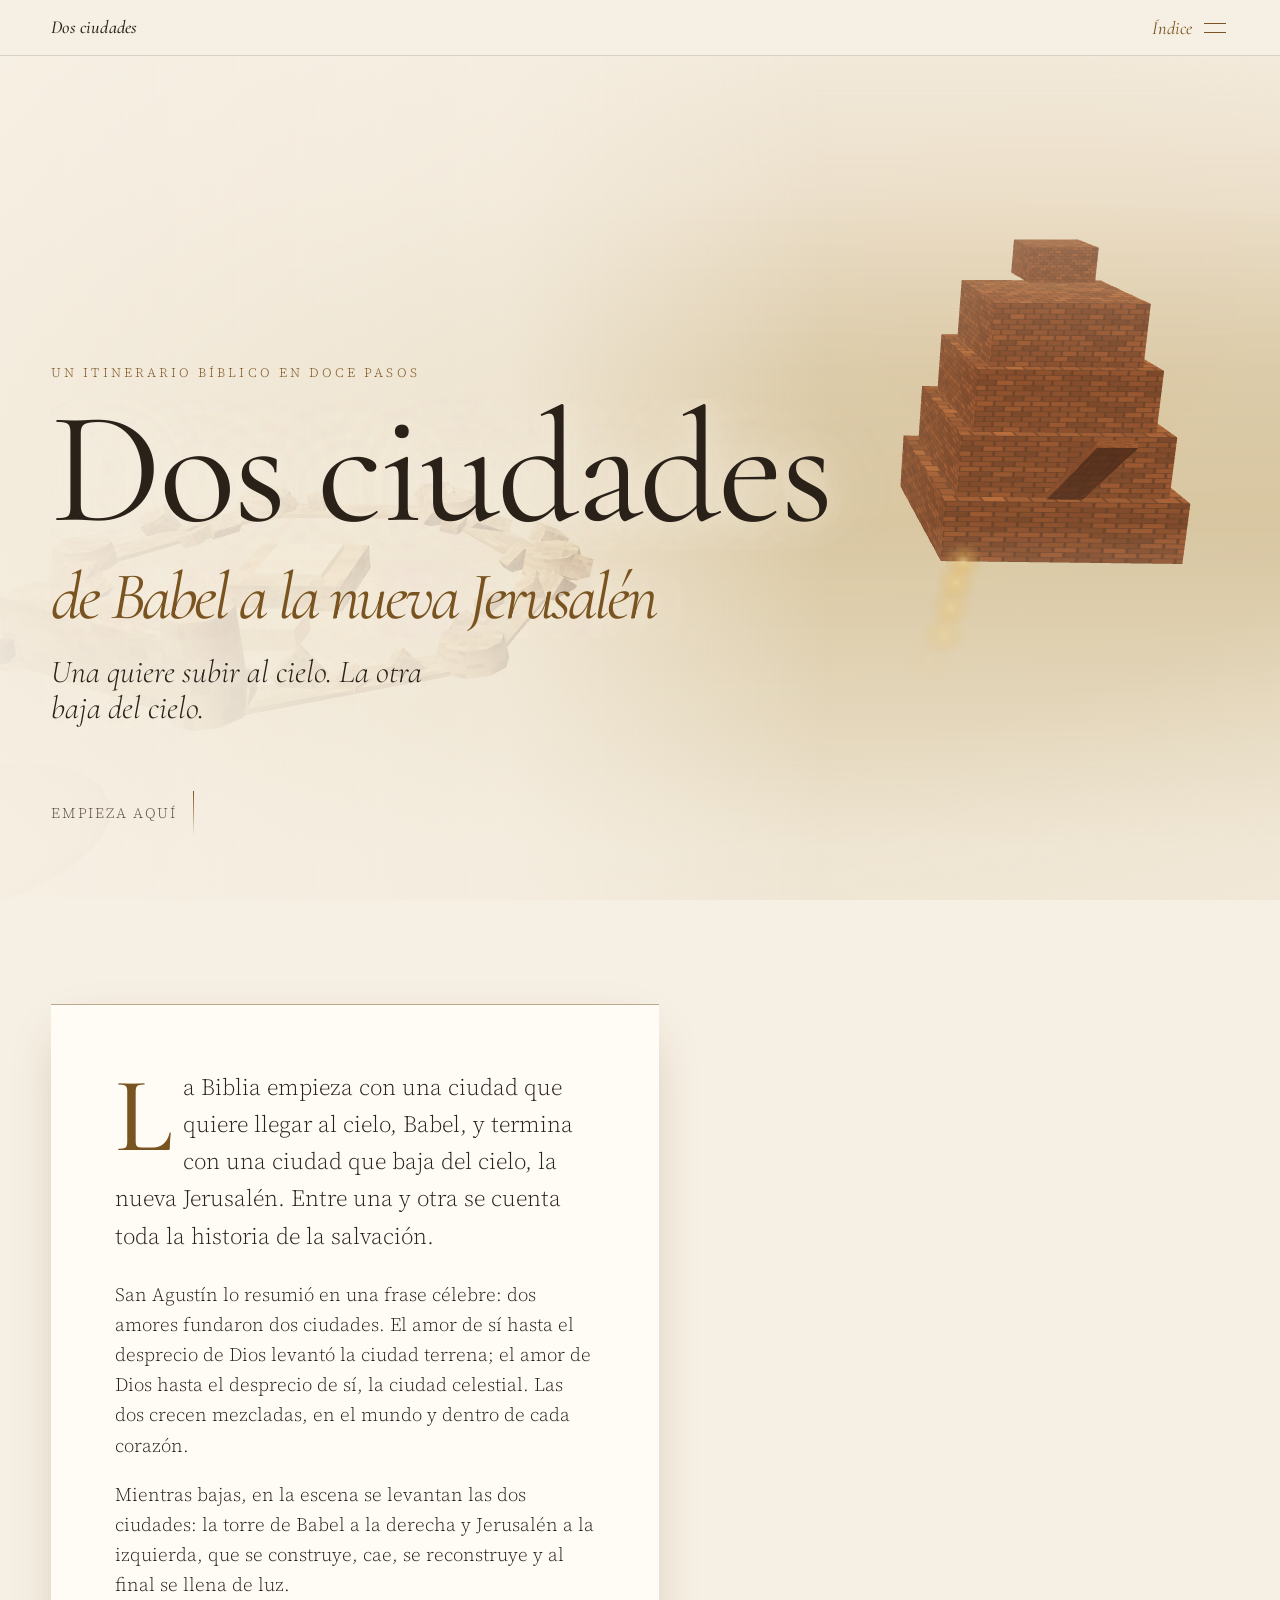
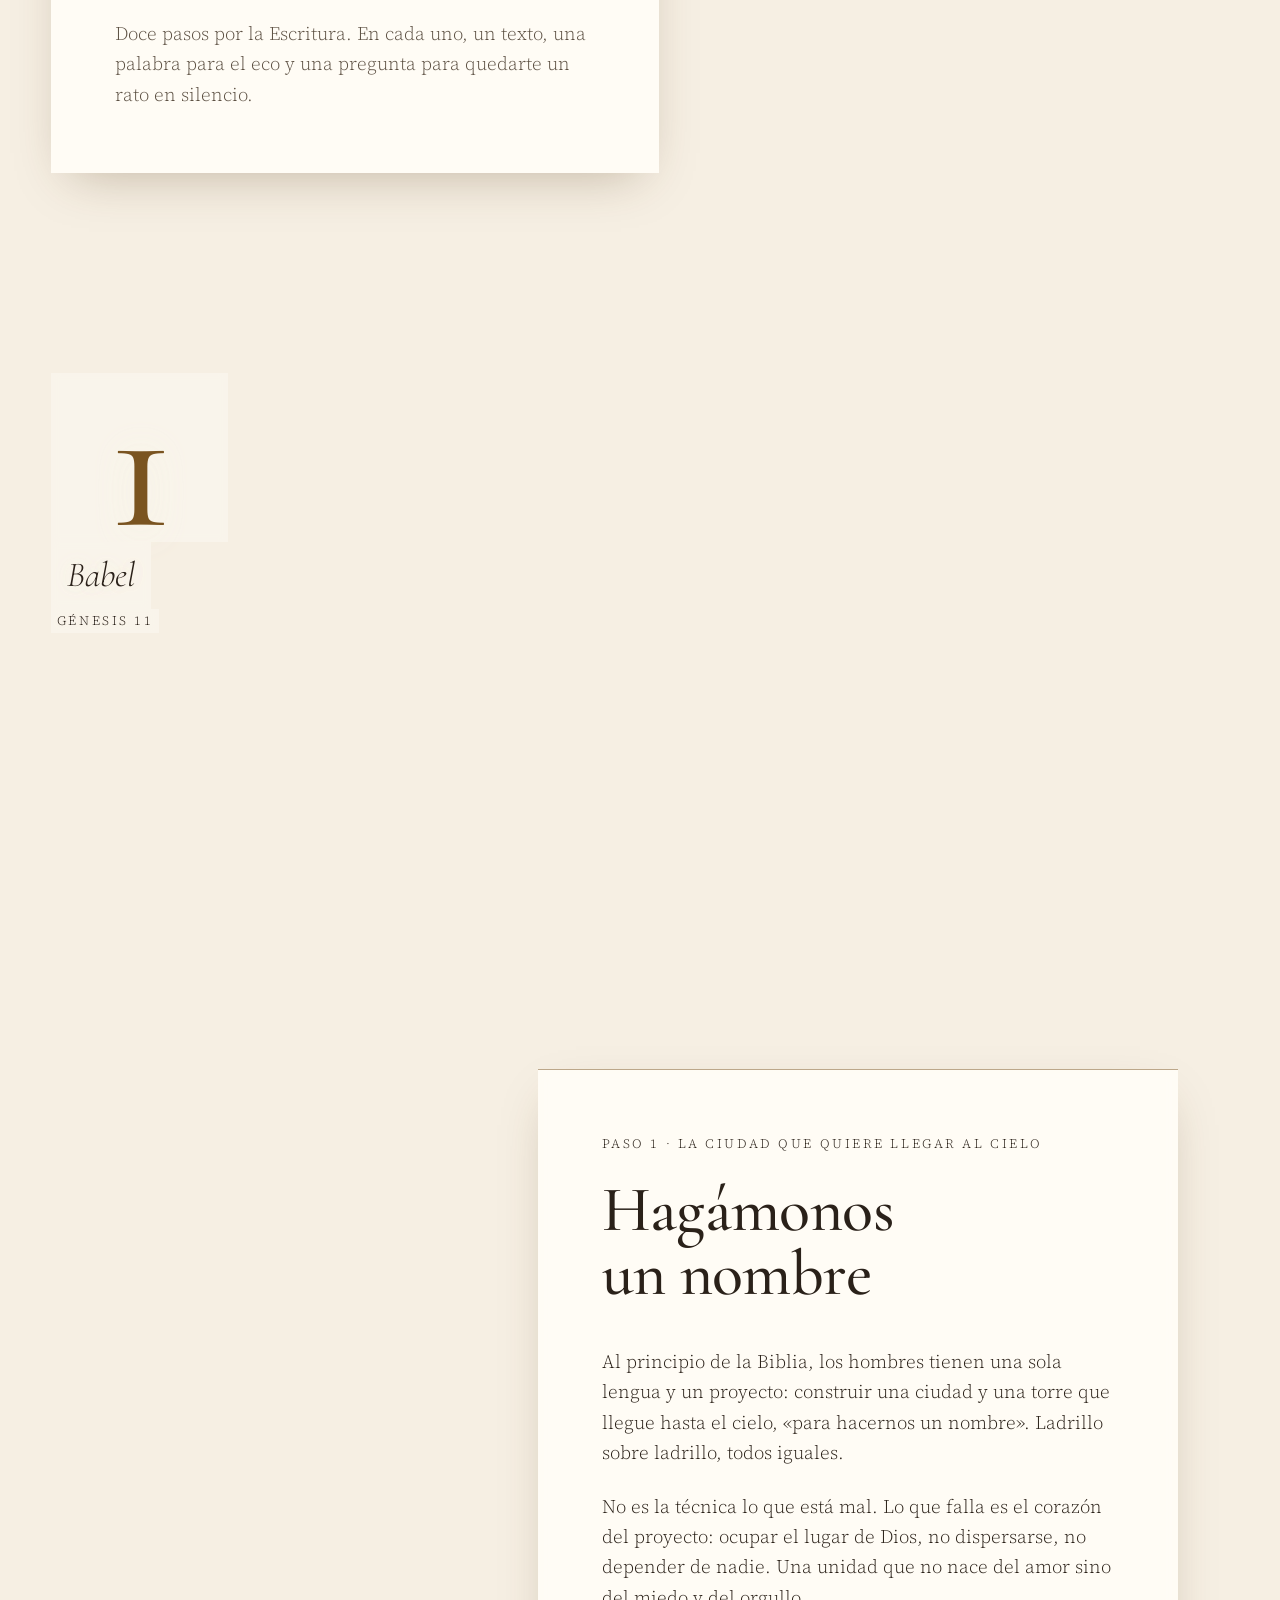
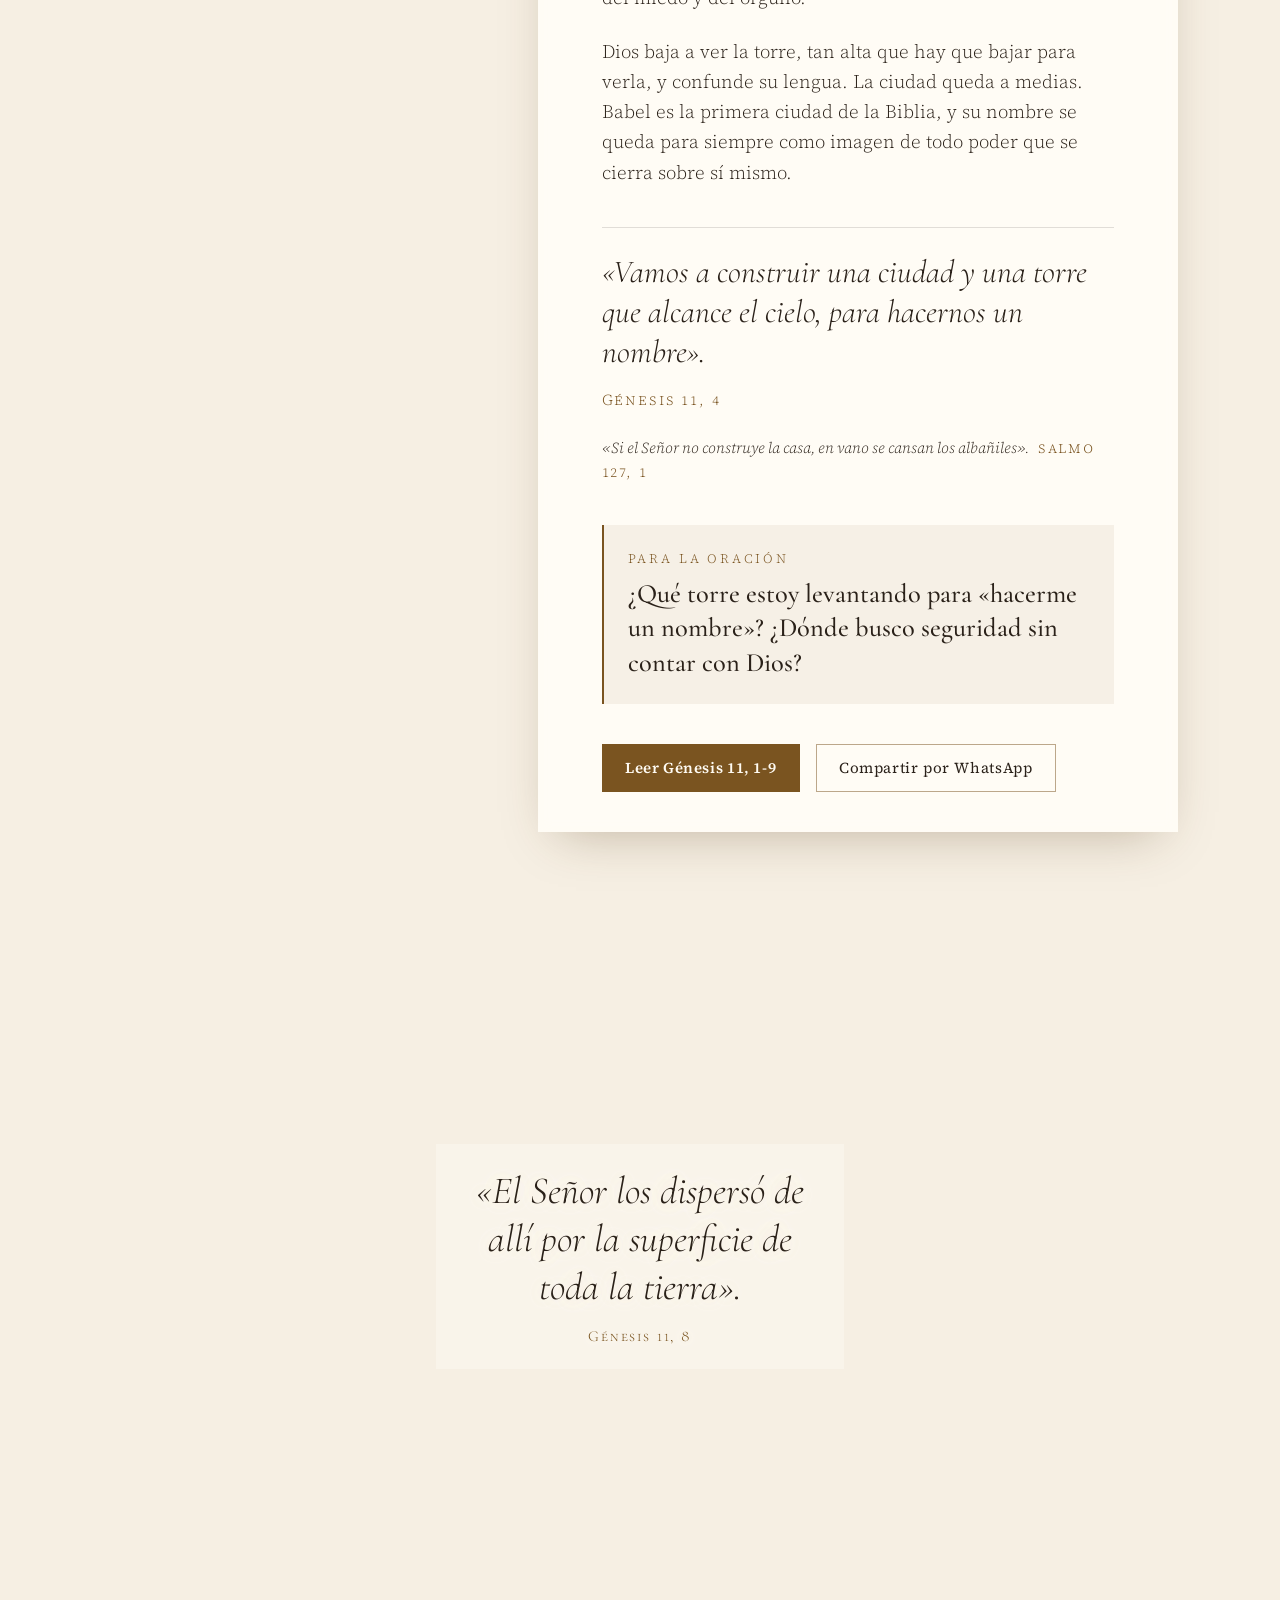
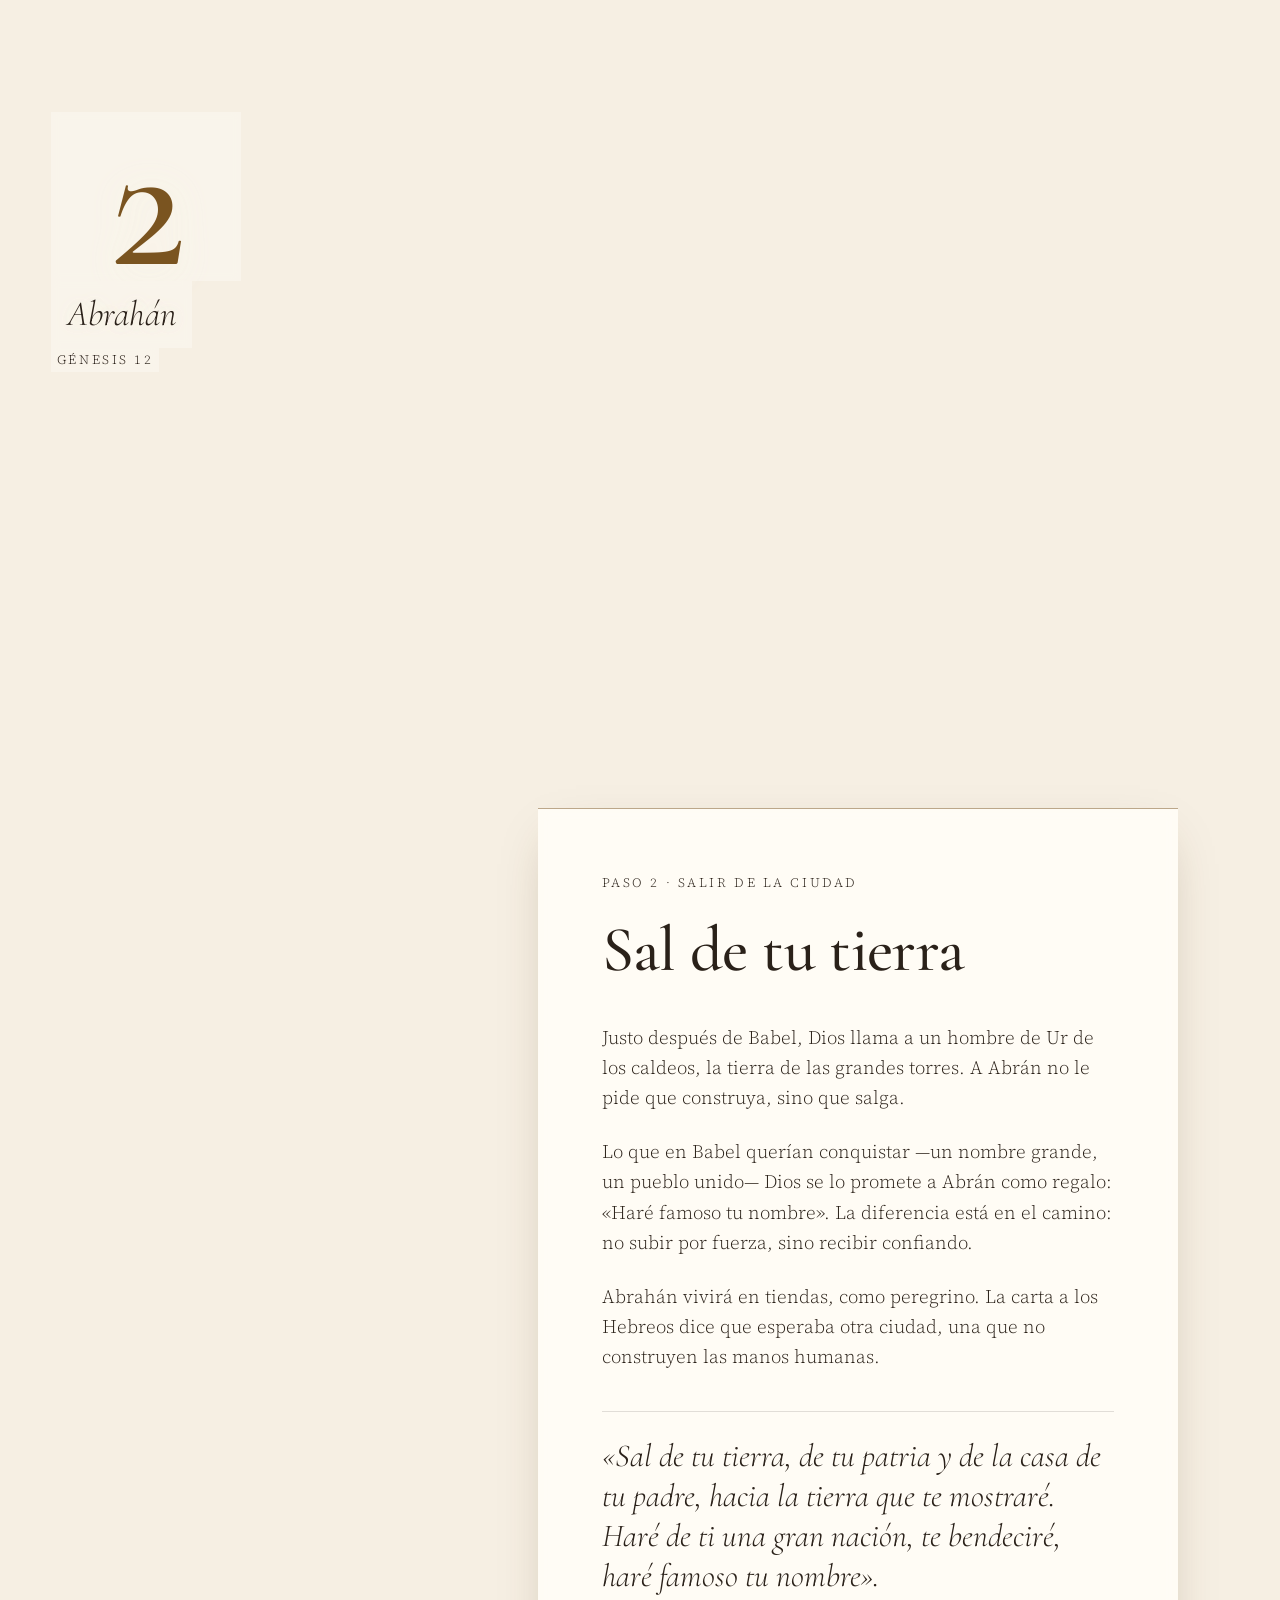
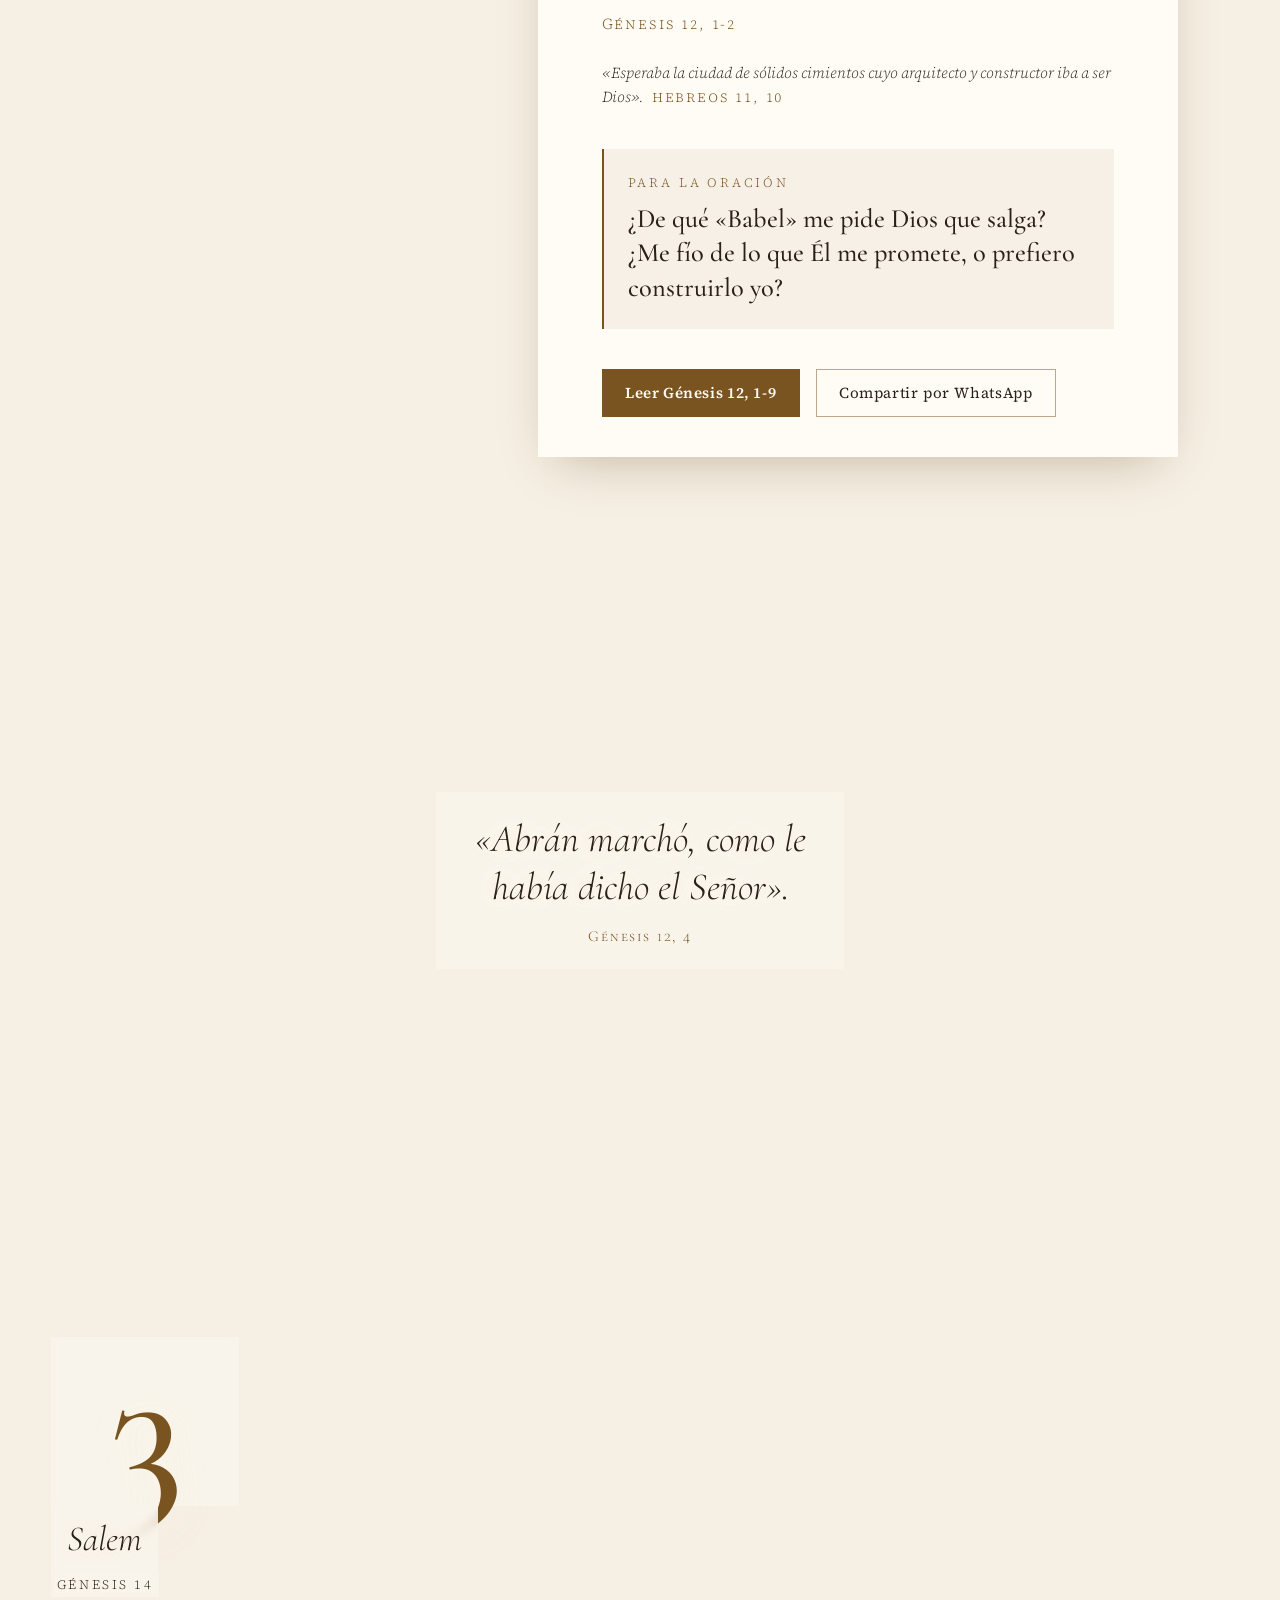
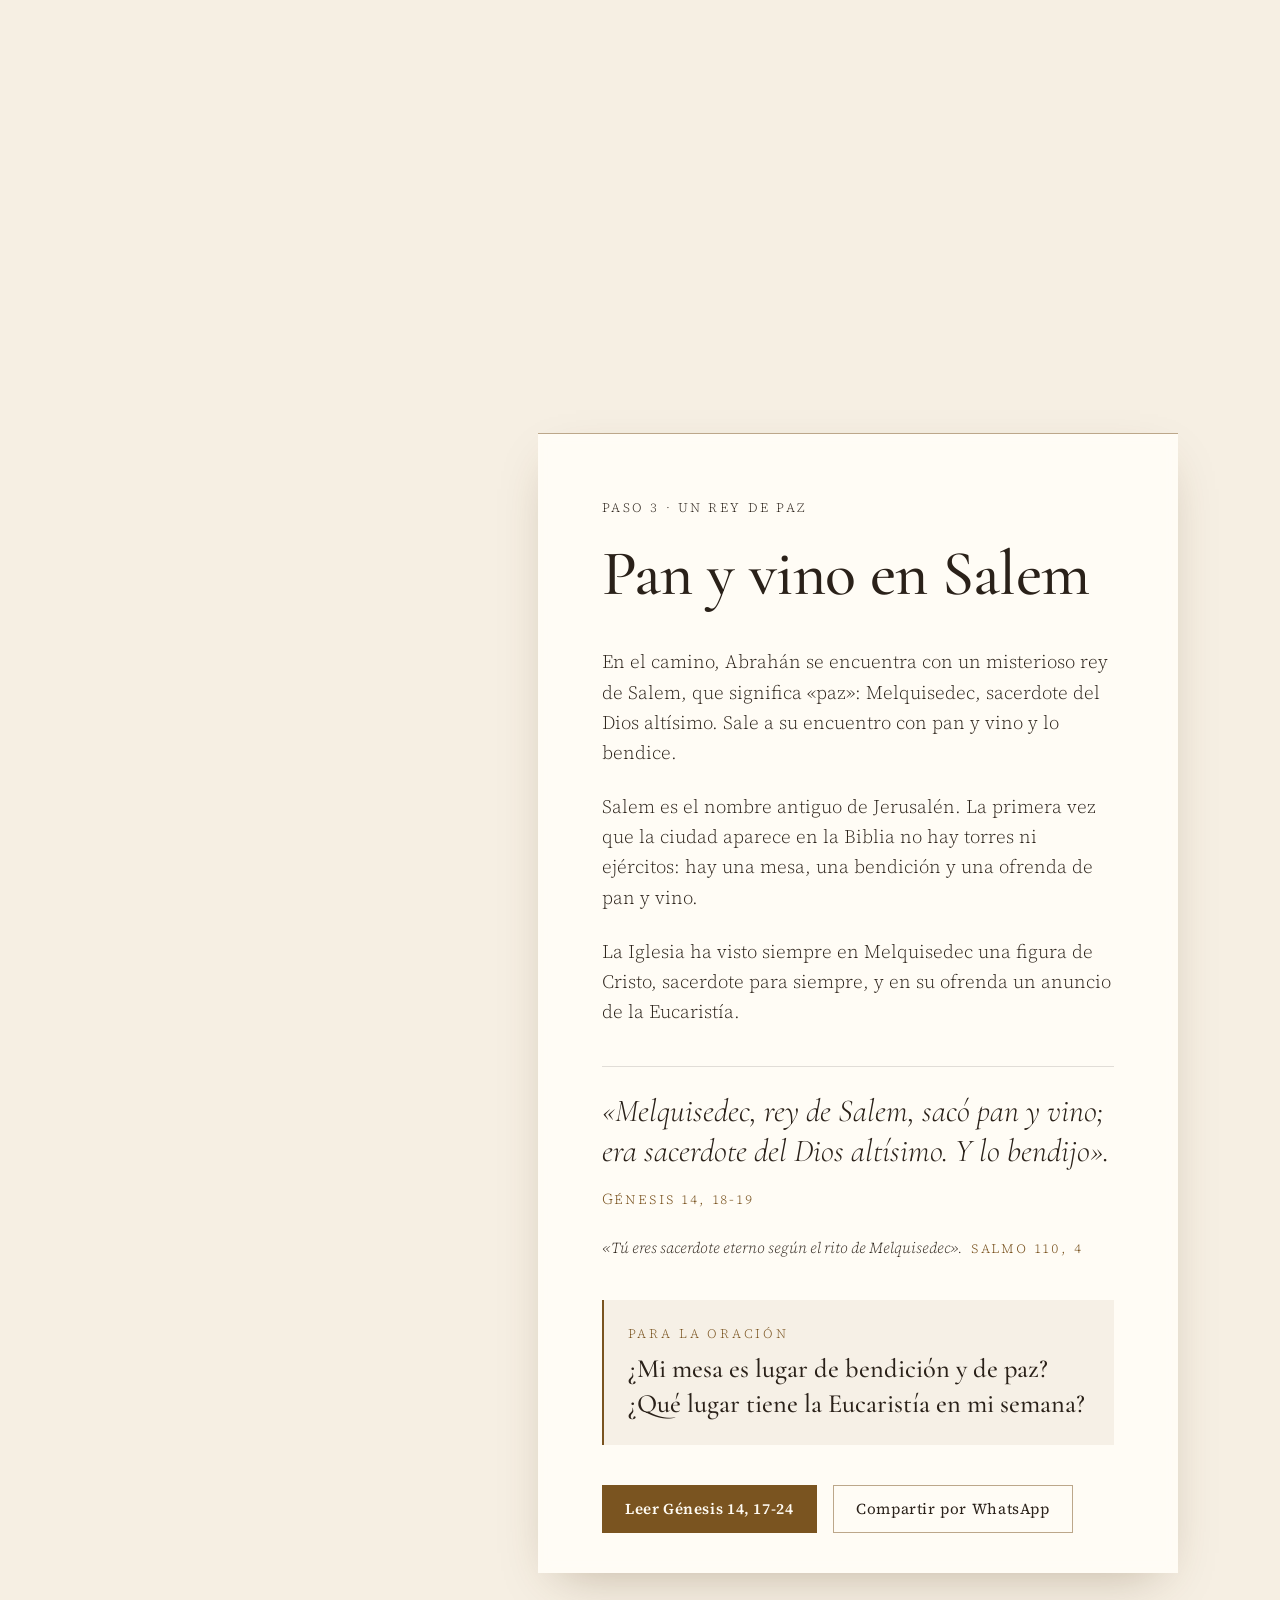
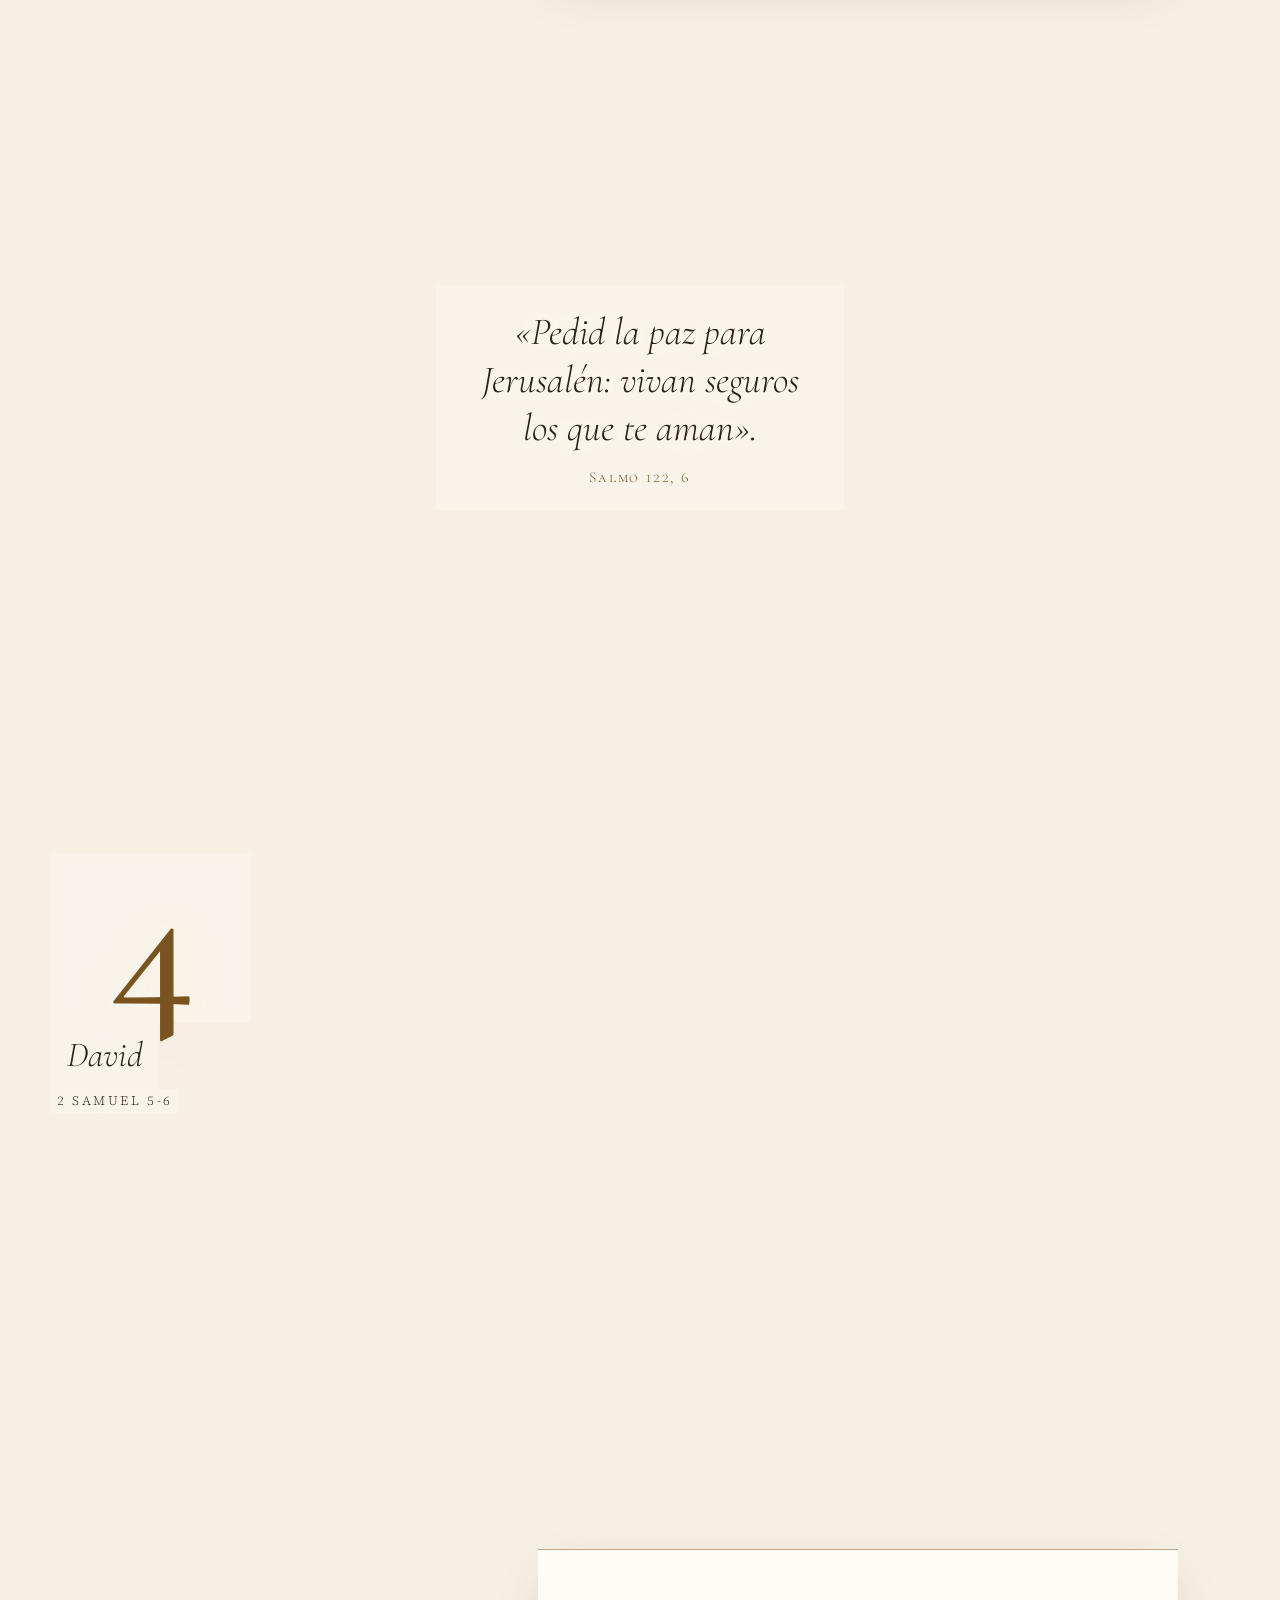
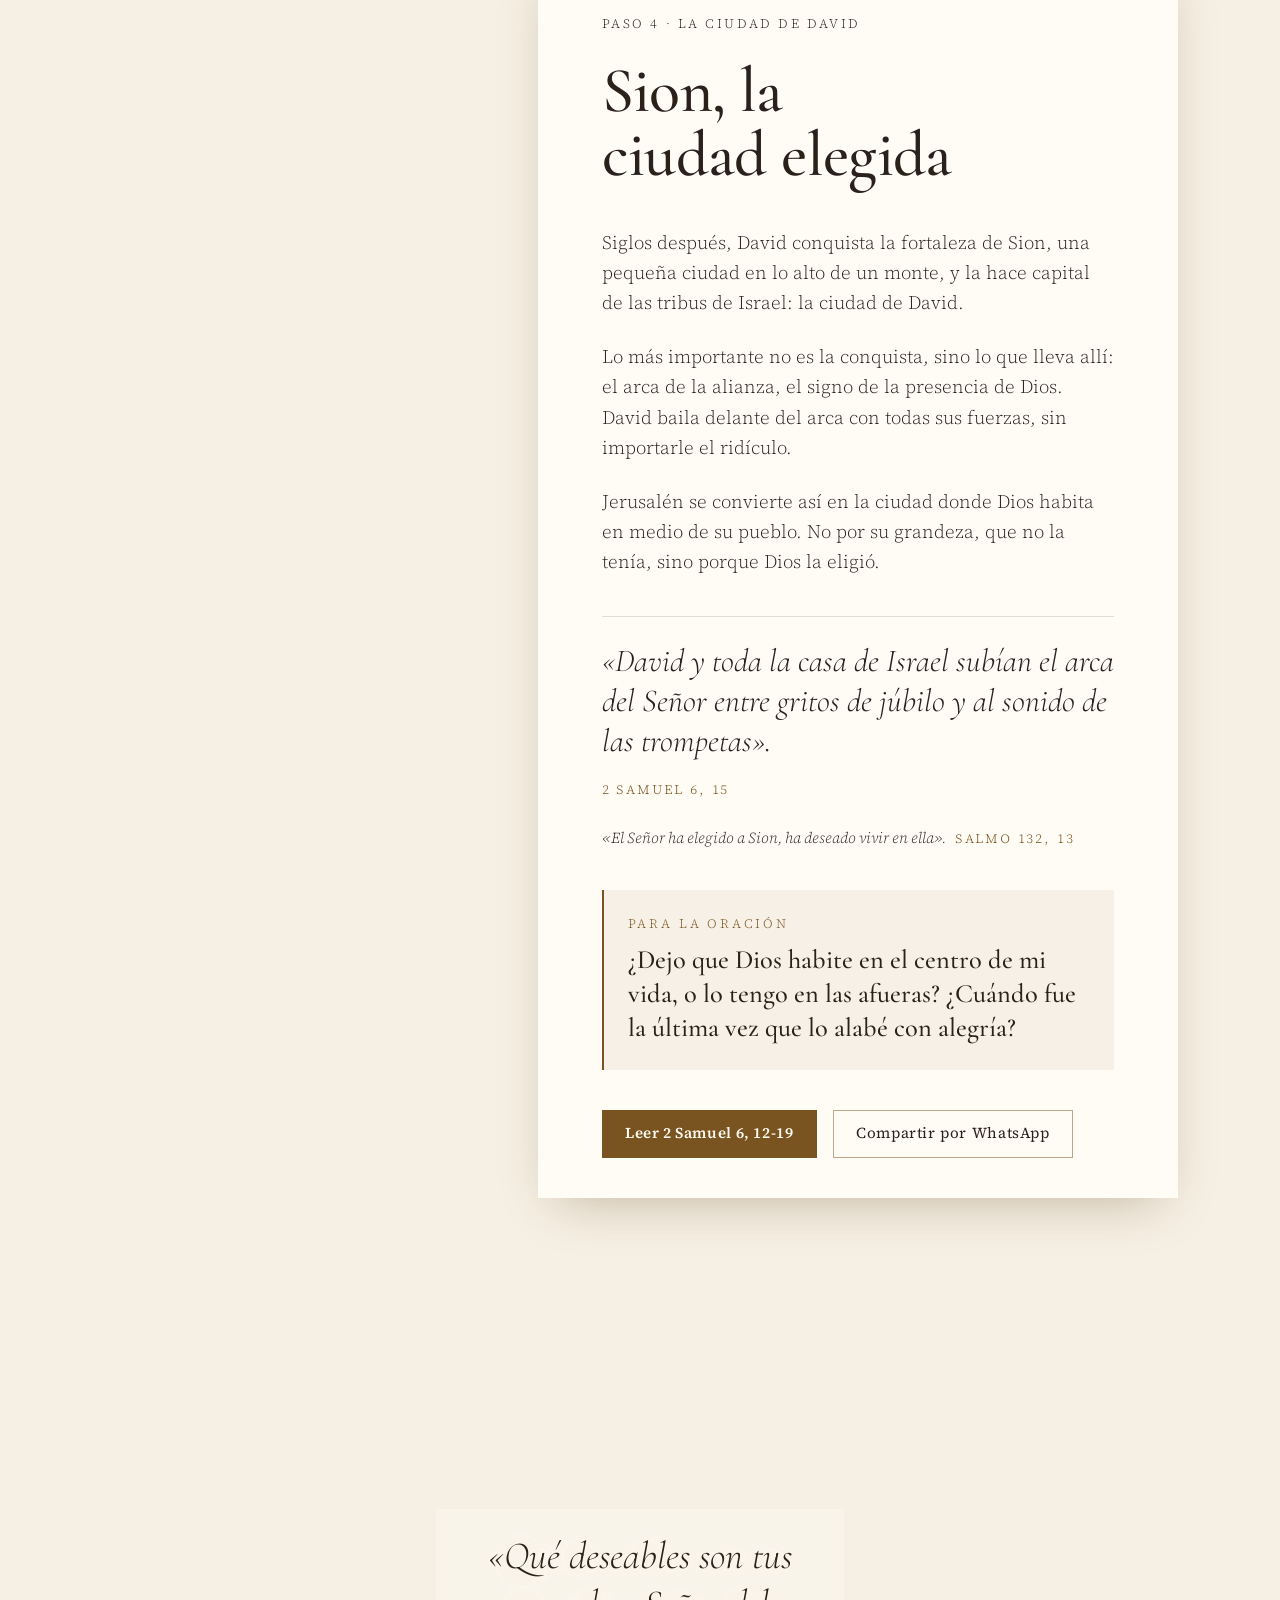
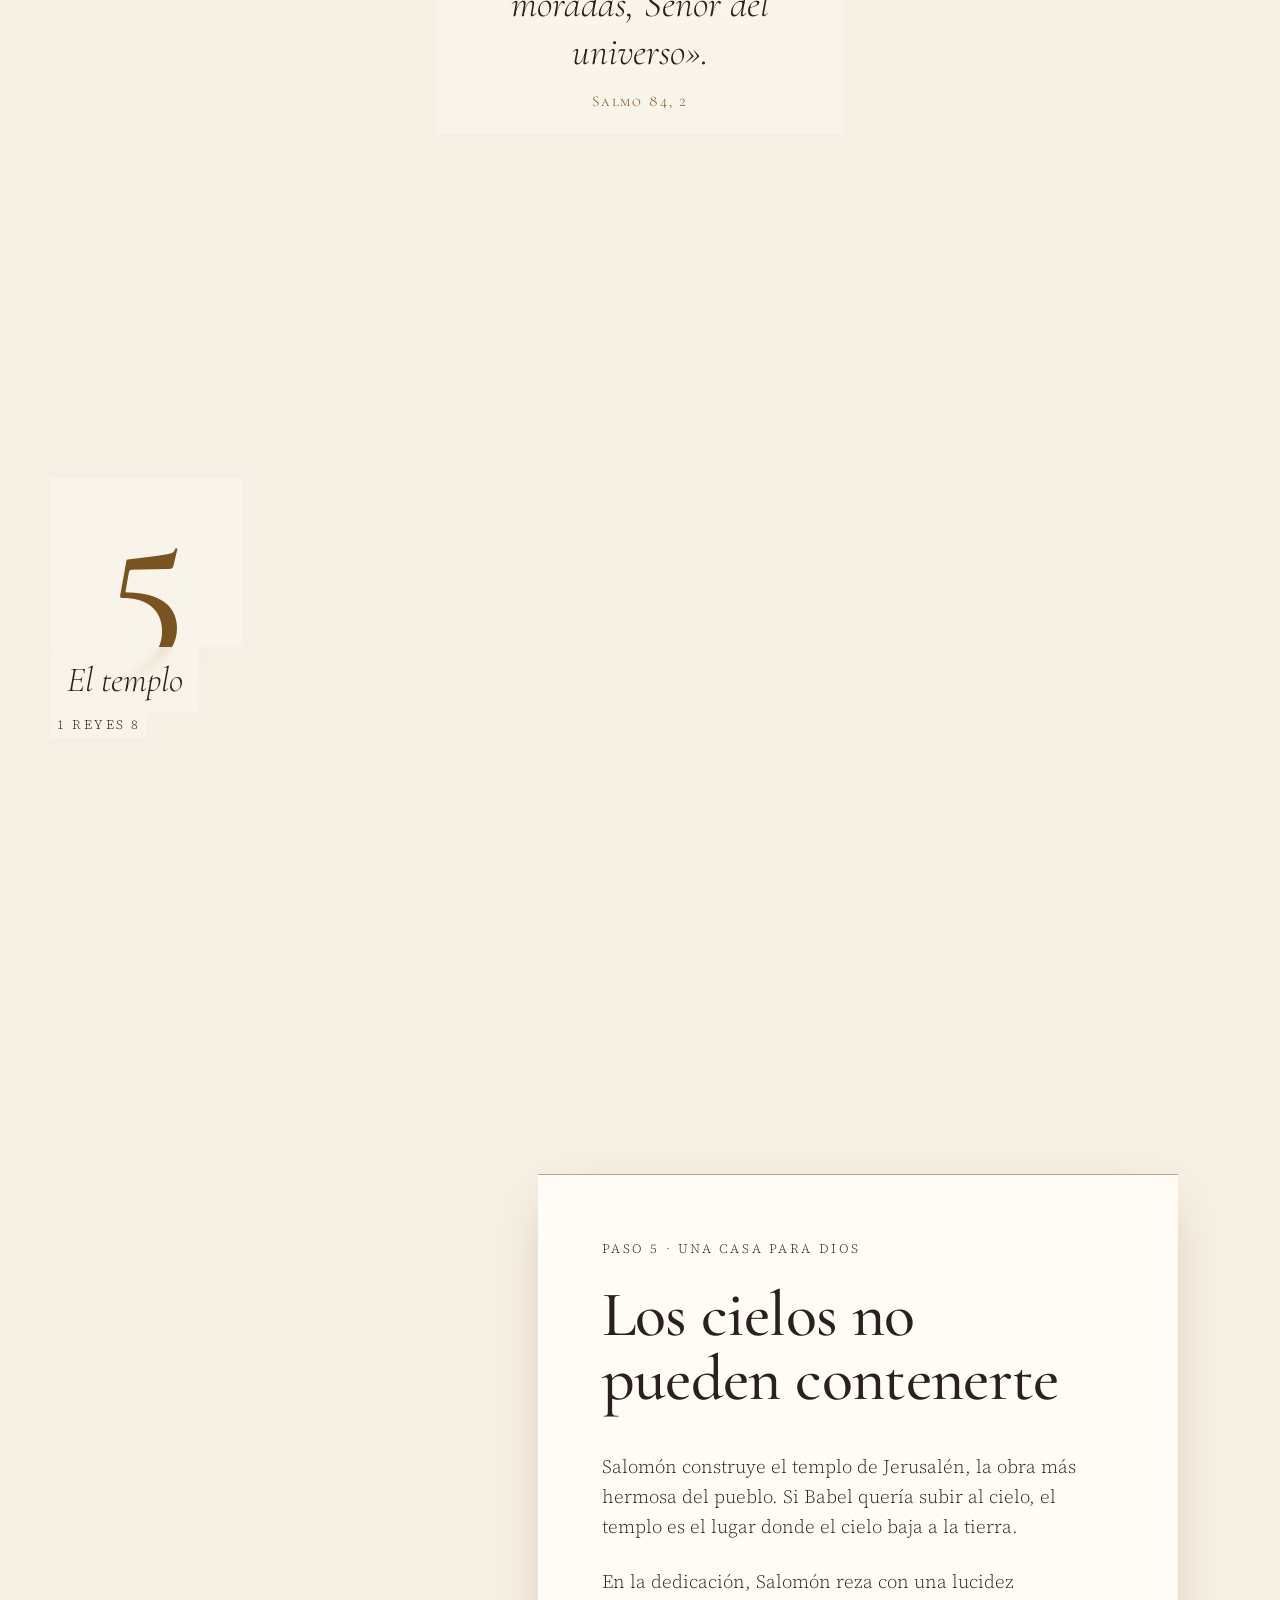
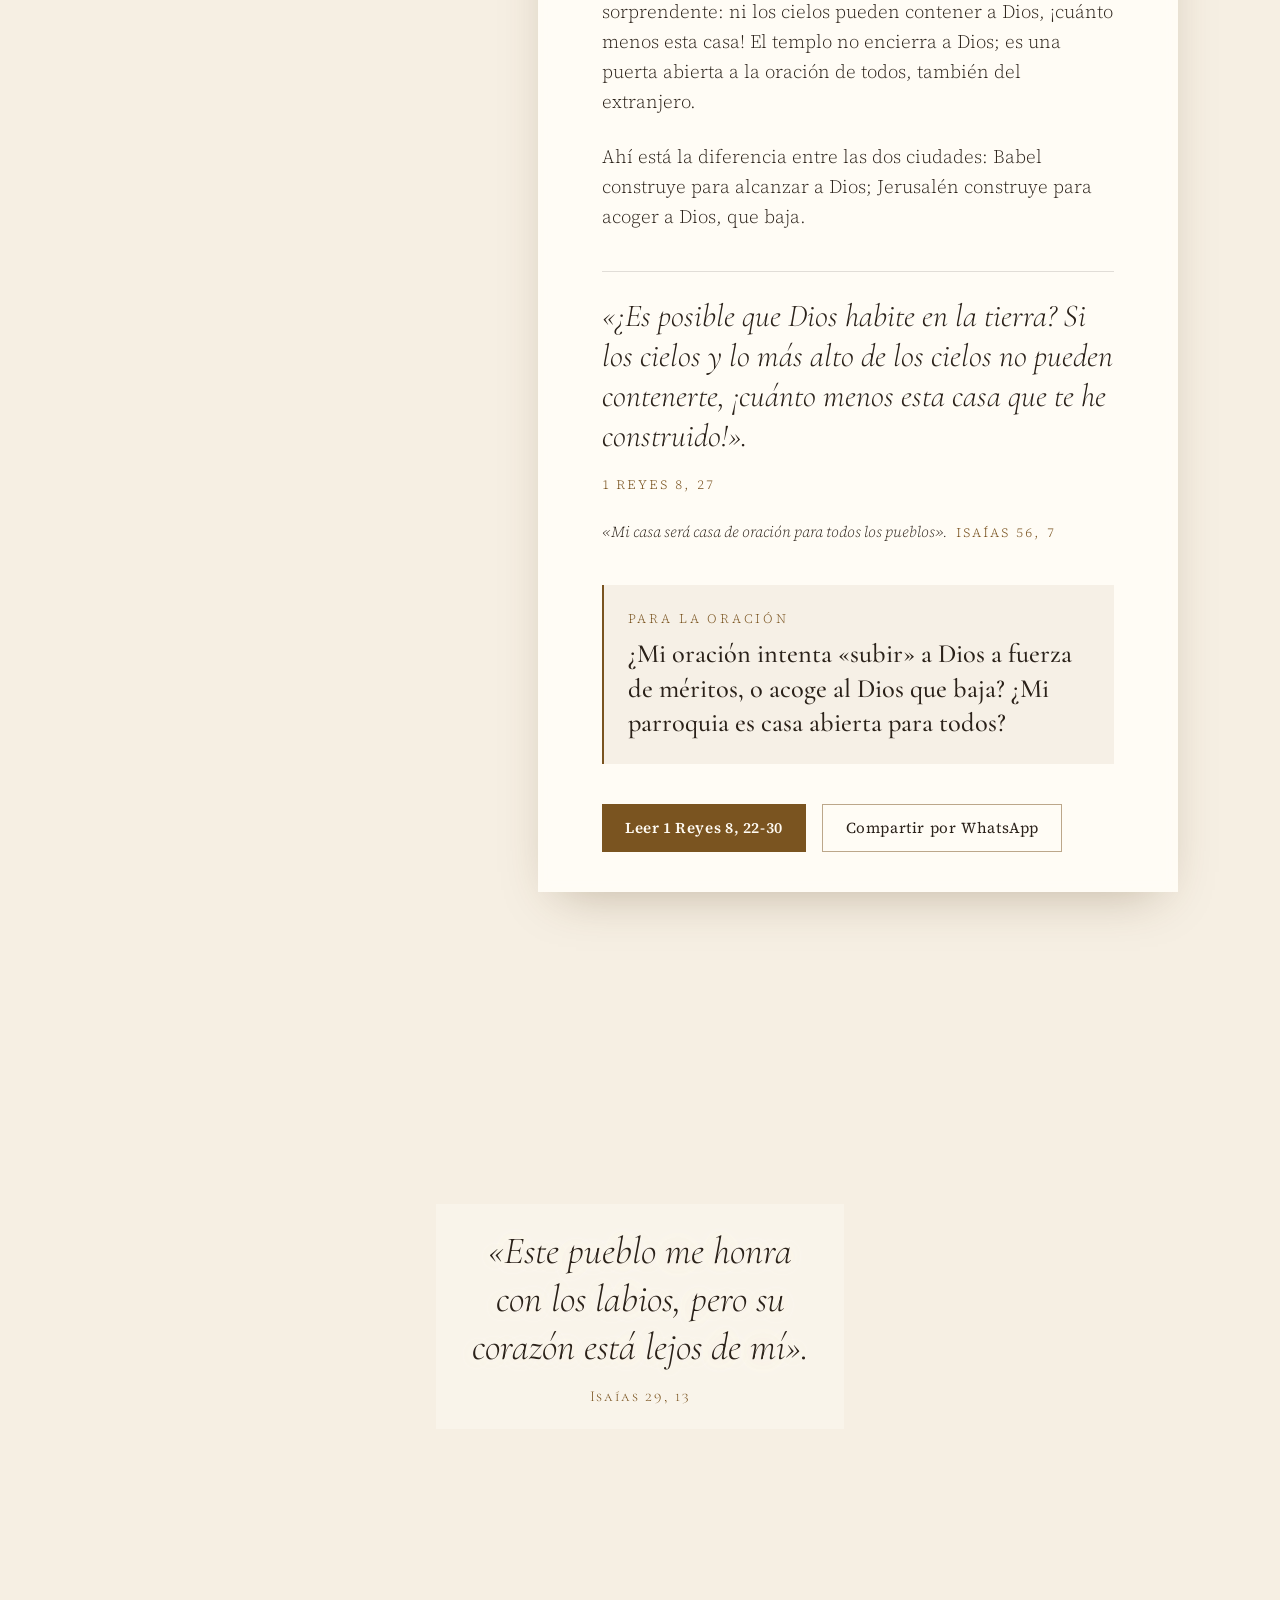
<file: index.html>
<!doctype html>
<html lang="es" data-variant="pastoral" class="no-js">
<head>
<meta charset="utf-8">
<meta name="viewport" content="width=device-width, initial-scale=1, viewport-fit=cover">
<title>Dos ciudades · De Babel a la nueva Jerusalén</title>
<meta name="description" content="Un itinerario bíblico en doce pasos: la ciudad de los hombres que quiere llegar al cielo y la ciudad de Dios que baja del cielo. De Babel a la nueva Jerusalén.">
<meta name="theme-color" content="#F6EFE3">
<meta property="og:type" content="website">
<meta property="og:title" content="Dos ciudades · De Babel a la nueva Jerusalén">
<meta property="og:description" content="Babel quería subir al cielo; la nueva Jerusalén baja del cielo. Doce pasos por la Biblia, con una pregunta para la oración.">
<meta property="og:image" content="og.jpg">
<meta property="og:image:width" content="1200">
<meta property="og:image:height" content="630">
<meta name="twitter:card" content="summary_large_image">
<link rel="icon" href="favicon.svg" type="image/svg+xml">
<link rel="preconnect" href="https://fonts.googleapis.com">
<link rel="preconnect" href="https://fonts.gstatic.com" crossorigin>
<link rel="stylesheet" href="https://fonts.googleapis.com/css2?family=Cormorant+Garamond:ital,wght@0,400;0,500;0,600;1,400;1,500&family=Source+Serif+4:ital,opsz,wght@0,8..60,300;0,8..60,400;0,8..60,600;1,8..60,400&display=swap">
<link rel="modulepreload" href="js/three.module.min.js">
<link rel="stylesheet" href="css/style.css">
</head>
<body>
<a class="skip" href="#prologo">Saltar al contenido</a>

<div class="stage" aria-hidden="true">
  <canvas id="escena3d"></canvas>
  <div class="stage__fallback">
    <svg viewBox="0 0 400 240" class="templo-svg">
      <g fill="none" stroke-width="1.2">
        <path d="M60 210 V180 H76 V160 H92 V140 H108 V120 H124 V140 H140 V160 H156 V180 H172 V210" stroke="#5aa7b3"/>
        <path d="M230 210 V176 H246 V168 H262 V176 H300 V168 H316 V176 H354 V168 H370 V176 V210" stroke="#C9A35B"/>
        <path d="M20 210 H380" stroke="#C9A35B"/>
      </g>
      <g fill="#C9A35B"><circle cx="254" cy="160" r="3"/><circle cx="308" cy="160" r="3"/><circle cx="362" cy="160" r="3"/></g>
    </svg>
  </div>
  <div class="stage__veil"></div>
</div>

<header class="top">
  <a class="top__brand" href="#inicio">Dos ciudades</a>
  <button class="top__btn" type="button" aria-expanded="false" aria-controls="menu"><span class="top__cur" id="actual">Índice</span><i aria-hidden="true"></i></button>
  <nav class="top__nav" id="menu" aria-label="Índice" hidden>
    <p class="top__grp">Las dos ciudades</p>
    <ol>
        <li><a href="#paso-1" data-dot="1"><span class="rn">1</span><span class="nm">Babel</span></a></li>
        <li><a href="#paso-2" data-dot="2"><span class="rn">2</span><span class="nm">Abrahán</span></a></li>
        <li><a href="#paso-3" data-dot="3"><span class="rn">3</span><span class="nm">Salem</span></a></li>
        <li><a href="#paso-4" data-dot="4"><span class="rn">4</span><span class="nm">David</span></a></li>
        <li><a href="#paso-5" data-dot="5"><span class="rn">5</span><span class="nm">El templo</span></a></li>
    </ol>
    <p class="top__grp">Babel dentro de Jerusalén</p>
    <ol>
        <li><a href="#paso-6" data-dot="6"><span class="rn">6</span><span class="nm">Babilonia</span></a></li>
        <li><a href="#paso-7" data-dot="7"><span class="rn">7</span><span class="nm">Nehemías</span></a></li>
        <li><a href="#paso-8" data-dot="8"><span class="rn">8</span><span class="nm">Jesús llora</span></a></li>
    </ol>
    <p class="top__grp">La ciudad nueva</p>
    <ol>
        <li><a href="#paso-9" data-dot="9"><span class="rn">9</span><span class="nm">La cruz</span></a></li>
        <li><a href="#paso-10" data-dot="10"><span class="rn">10</span><span class="nm">Pentecostés</span></a></li>
        <li><a href="#paso-11" data-dot="11"><span class="rn">11</span><span class="nm">Babilonia cae</span></a></li>
        <li><a href="#paso-12" data-dot="12"><span class="rn">12</span><span class="nm">La nueva Jerusalén</span></a></li>
    </ol>
  </nav>
</header>

<main>
  <section class="hero" id="inicio" data-cam="over">
    <p class="eyebrow reveal">Un itinerario bíblico en doce pasos</p>
    <h1 class="hero__title hero__title--2"><span class="line"><span>Dos ciudades</span></span><span class="line"><span><em>de Babel a la nueva Jerusalén</em></span></span></h1>
    <p class="hero__sub reveal">Una quiere subir al cielo. La otra baja del cielo.</p>
    <a class="hero__cue" href="#prologo"><span>Empieza aquí</span><i></i></a>
  </section>

  <section class="prologo" id="prologo" data-cam="over">
    <div class="prologo__inner">
      <p class="cap reveal"><span class="drop">L</span>a Biblia empieza con una ciudad que quiere llegar al cielo, Babel, y termina con una ciudad que baja del cielo, la nueva Jerusalén. Entre una y otra se cuenta toda la historia de la salvación.</p>
      <p class="reveal">San Agustín lo resumió en una frase célebre: dos amores fundaron dos ciudades. El amor de sí hasta el desprecio de Dios levantó la ciudad terrena; el amor de Dios hasta el desprecio de sí, la ciudad celestial. Las dos crecen mezcladas, en el mundo y dentro de cada corazón.</p>
      <p class="reveal">Mientras bajas, en la escena se levantan las dos ciudades: la torre de Babel a la derecha y Jerusalén a la izquierda, que se construye, cae, se reconstruye y al final se llena de luz.</p>
      <p class="reveal muted">Doce pasos por la Escritura. En cada uno, un texto, una palabra para el eco y una pregunta para quedarte un rato en silencio.</p>
    </div>
  </section>

  <!-- Paso 1 -->
  <section class="etapa" id="paso-1" data-cam="s1" data-n="1">
    <div class="etapa__head">
      <span class="etapa__rn">1</span>
      <p class="etapa__lugar">Babel</p>
      <p class="etapa__hint">Génesis 11</p>
    </div>
    <article class="panel">
      <p class="panel__kicker">Paso 1 · La ciudad que quiere llegar al cielo</p>
      <h2 class="panel__title">Hagámonos un nombre</h2>
      <p>Al principio de la Biblia, los hombres tienen una sola lengua y un proyecto: construir una ciudad y una torre que llegue hasta el cielo, «para hacernos un nombre». Ladrillo sobre ladrillo, todos iguales.</p>
      <p>No es la técnica lo que está mal. Lo que falla es el corazón del proyecto: ocupar el lugar de Dios, no dispersarse, no depender de nadie. Una unidad que no nace del amor sino del miedo y del orgullo.</p>
      <p>Dios baja a ver la torre, tan alta que hay que bajar para verla, y confunde su lengua. La ciudad queda a medias. Babel es la primera ciudad de la Biblia, y su nombre se queda para siempre como imagen de todo poder que se cierra sobre sí mismo.</p>
      <blockquote class="cita">
        <p>«Vamos a construir una ciudad y una torre que alcance el cielo, para hacernos un nombre».</p>
        <cite>Génesis 11, 4</cite>
      </blockquote>
      <p class="eco">«Si el Señor no construye la casa, en vano se cansan los albañiles». <cite>Salmo 127, 1</cite></p>
      <div class="pausa">
        <p class="pausa__label">Para la oración</p>
        <p class="pausa__q">¿Qué torre estoy levantando para «hacerme un nombre»? ¿Dónde busco seguridad sin contar con Dios?</p>
      </div>
      <div class="acciones">
        <a class="btn" href="https://www.biblegateway.com/passage/?search=Génesis+11%3A1-9&amp;version=BLP" target="_blank" rel="noopener">Leer Génesis 11, 1-9</a>
        <button class="btn btn--ghost" data-share="1" type="button">Compartir por WhatsApp</button>
      </div>
    </article>
  </section>
  <div class="tramo" data-cam="travel"><p class="reveal">«El Señor los dispersó de allí por la superficie de toda la tierra».<cite>Génesis 11, 8</cite></p></div>

  <!-- Paso 2 -->
  <section class="etapa" id="paso-2" data-cam="s2" data-n="2">
    <div class="etapa__head">
      <span class="etapa__rn">2</span>
      <p class="etapa__lugar">Abrahán</p>
      <p class="etapa__hint">Génesis 12</p>
    </div>
    <article class="panel">
      <p class="panel__kicker">Paso 2 · Salir de la ciudad</p>
      <h2 class="panel__title">Sal de tu tierra</h2>
      <p>Justo después de Babel, Dios llama a un hombre de Ur de los caldeos, la tierra de las grandes torres. A Abrán no le pide que construya, sino que salga.</p>
      <p>Lo que en Babel querían conquistar —un nombre grande, un pueblo unido— Dios se lo promete a Abrán como regalo: «Haré famoso tu nombre». La diferencia está en el camino: no subir por fuerza, sino recibir confiando.</p>
      <p>Abrahán vivirá en tiendas, como peregrino. La carta a los Hebreos dice que esperaba otra ciudad, una que no construyen las manos humanas.</p>
      <blockquote class="cita">
        <p>«Sal de tu tierra, de tu patria y de la casa de tu padre, hacia la tierra que te mostraré. Haré de ti una gran nación, te bendeciré, haré famoso tu nombre».</p>
        <cite>Génesis 12, 1-2</cite>
      </blockquote>
      <p class="eco">«Esperaba la ciudad de sólidos cimientos cuyo arquitecto y constructor iba a ser Dios». <cite>Hebreos 11, 10</cite></p>
      <div class="pausa">
        <p class="pausa__label">Para la oración</p>
        <p class="pausa__q">¿De qué «Babel» me pide Dios que salga? ¿Me fío de lo que Él me promete, o prefiero construirlo yo?</p>
      </div>
      <div class="acciones">
        <a class="btn" href="https://www.biblegateway.com/passage/?search=Génesis+12%3A1-9&amp;version=BLP" target="_blank" rel="noopener">Leer Génesis 12, 1-9</a>
        <button class="btn btn--ghost" data-share="2" type="button">Compartir por WhatsApp</button>
      </div>
    </article>
  </section>
  <div class="tramo" data-cam="travel"><p class="reveal">«Abrán marchó, como le había dicho el Señor».<cite>Génesis 12, 4</cite></p></div>

  <!-- Paso 3 -->
  <section class="etapa" id="paso-3" data-cam="s3" data-n="3">
    <div class="etapa__head">
      <span class="etapa__rn">3</span>
      <p class="etapa__lugar">Salem</p>
      <p class="etapa__hint">Génesis 14</p>
    </div>
    <article class="panel">
      <p class="panel__kicker">Paso 3 · Un rey de paz</p>
      <h2 class="panel__title">Pan y vino en Salem</h2>
      <p>En el camino, Abrahán se encuentra con un misterioso rey de Salem, que significa «paz»: Melquisedec, sacerdote del Dios altísimo. Sale a su encuentro con pan y vino y lo bendice.</p>
      <p>Salem es el nombre antiguo de Jerusalén. La primera vez que la ciudad aparece en la Biblia no hay torres ni ejércitos: hay una mesa, una bendición y una ofrenda de pan y vino.</p>
      <p>La Iglesia ha visto siempre en Melquisedec una figura de Cristo, sacerdote para siempre, y en su ofrenda un anuncio de la Eucaristía.</p>
      <blockquote class="cita">
        <p>«Melquisedec, rey de Salem, sacó pan y vino; era sacerdote del Dios altísimo. Y lo bendijo».</p>
        <cite>Génesis 14, 18-19</cite>
      </blockquote>
      <p class="eco">«Tú eres sacerdote eterno según el rito de Melquisedec». <cite>Salmo 110, 4</cite></p>
      <div class="pausa">
        <p class="pausa__label">Para la oración</p>
        <p class="pausa__q">¿Mi mesa es lugar de bendición y de paz? ¿Qué lugar tiene la Eucaristía en mi semana?</p>
      </div>
      <div class="acciones">
        <a class="btn" href="https://www.biblegateway.com/passage/?search=Génesis+14%3A17-24&amp;version=BLP" target="_blank" rel="noopener">Leer Génesis 14, 17-24</a>
        <button class="btn btn--ghost" data-share="3" type="button">Compartir por WhatsApp</button>
      </div>
    </article>
  </section>
  <div class="tramo" data-cam="travel"><p class="reveal">«Pedid la paz para Jerusalén: vivan seguros los que te aman».<cite>Salmo 122, 6</cite></p></div>

  <!-- Paso 4 -->
  <section class="etapa" id="paso-4" data-cam="s4" data-n="4">
    <div class="etapa__head">
      <span class="etapa__rn">4</span>
      <p class="etapa__lugar">David</p>
      <p class="etapa__hint">2 Samuel 5-6</p>
    </div>
    <article class="panel">
      <p class="panel__kicker">Paso 4 · La ciudad de David</p>
      <h2 class="panel__title">Sion, la ciudad elegida</h2>
      <p>Siglos después, David conquista la fortaleza de Sion, una pequeña ciudad en lo alto de un monte, y la hace capital de las tribus de Israel: la ciudad de David.</p>
      <p>Lo más importante no es la conquista, sino lo que lleva allí: el arca de la alianza, el signo de la presencia de Dios. David baila delante del arca con todas sus fuerzas, sin importarle el ridículo.</p>
      <p>Jerusalén se convierte así en la ciudad donde Dios habita en medio de su pueblo. No por su grandeza, que no la tenía, sino porque Dios la eligió.</p>
      <blockquote class="cita">
        <p>«David y toda la casa de Israel subían el arca del Señor entre gritos de júbilo y al sonido de las trompetas».</p>
        <cite>2 Samuel 6, 15</cite>
      </blockquote>
      <p class="eco">«El Señor ha elegido a Sion, ha deseado vivir en ella». <cite>Salmo 132, 13</cite></p>
      <div class="pausa">
        <p class="pausa__label">Para la oración</p>
        <p class="pausa__q">¿Dejo que Dios habite en el centro de mi vida, o lo tengo en las afueras? ¿Cuándo fue la última vez que lo alabé con alegría?</p>
      </div>
      <div class="acciones">
        <a class="btn" href="https://www.biblegateway.com/passage/?search=2+Samuel+6%3A12-19&amp;version=BLP" target="_blank" rel="noopener">Leer 2 Samuel 6, 12-19</a>
        <button class="btn btn--ghost" data-share="4" type="button">Compartir por WhatsApp</button>
      </div>
    </article>
  </section>
  <div class="tramo" data-cam="travel"><p class="reveal">«Qué deseables son tus moradas, Señor del universo».<cite>Salmo 84, 2</cite></p></div>

  <!-- Paso 5 -->
  <section class="etapa" id="paso-5" data-cam="s5" data-n="5">
    <div class="etapa__head">
      <span class="etapa__rn">5</span>
      <p class="etapa__lugar">El templo</p>
      <p class="etapa__hint">1 Reyes 8</p>
    </div>
    <article class="panel">
      <p class="panel__kicker">Paso 5 · Una casa para Dios</p>
      <h2 class="panel__title">Los cielos no pueden contenerte</h2>
      <p>Salomón construye el templo de Jerusalén, la obra más hermosa del pueblo. Si Babel quería subir al cielo, el templo es el lugar donde el cielo baja a la tierra.</p>
      <p>En la dedicación, Salomón reza con una lucidez sorprendente: ni los cielos pueden contener a Dios, ¡cuánto menos esta casa! El templo no encierra a Dios; es una puerta abierta a la oración de todos, también del extranjero.</p>
      <p>Ahí está la diferencia entre las dos ciudades: Babel construye para alcanzar a Dios; Jerusalén construye para acoger a Dios, que baja.</p>
      <blockquote class="cita">
        <p>«¿Es posible que Dios habite en la tierra? Si los cielos y lo más alto de los cielos no pueden contenerte, ¡cuánto menos esta casa que te he construido!».</p>
        <cite>1 Reyes 8, 27</cite>
      </blockquote>
      <p class="eco">«Mi casa será casa de oración para todos los pueblos». <cite>Isaías 56, 7</cite></p>
      <div class="pausa">
        <p class="pausa__label">Para la oración</p>
        <p class="pausa__q">¿Mi oración intenta «subir» a Dios a fuerza de méritos, o acoge al Dios que baja? ¿Mi parroquia es casa abierta para todos?</p>
      </div>
      <div class="acciones">
        <a class="btn" href="https://www.biblegateway.com/passage/?search=1+Reyes+8%3A22-30&amp;version=BLP" target="_blank" rel="noopener">Leer 1 Reyes 8, 22-30</a>
        <button class="btn btn--ghost" data-share="5" type="button">Compartir por WhatsApp</button>
      </div>
    </article>
  </section>
  <div class="tramo" data-cam="travel"><p class="reveal">«Este pueblo me honra con los labios, pero su corazón está lejos de mí».<cite>Isaías 29, 13</cite></p></div>

  <!-- Paso 6 -->
  <section class="etapa" id="paso-6" data-cam="s6" data-n="6">
    <div class="etapa__head">
      <span class="etapa__rn">6</span>
      <p class="etapa__lugar">Babilonia</p>
      <p class="etapa__hint">2 Reyes 25</p>
    </div>
    <article class="panel">
      <p class="panel__kicker">Paso 6 · Cuando Jerusalén se vuelve Babel</p>
      <h2 class="panel__title">La ciudad en llamas</h2>
      <p>Con los años, Jerusalén se parece cada vez más a Babel: confía en alianzas y ejércitos, oprime al pobre y repite «el templo del Señor» como un amuleto. Los profetas lo denuncian.</p>
      <p>En el año 587 antes de Cristo, Babilonia —la heredera de Babel— arrasa Jerusalén. El templo arde, la muralla cae y el pueblo es llevado al destierro.</p>
      <p>La lección es dura: Babel no está solo fuera. Cualquier ciudad, también la ciudad de Dios, puede convertirse en Babel cuando se olvida de Él y del pobre.</p>
      <blockquote class="cita">
        <p>«Los caldeos incendiaron el templo, el palacio real y las casas de Jerusalén […] y derribaron las murallas que rodeaban Jerusalén».</p>
        <cite>2 Reyes 25, 9-10</cite>
      </blockquote>
      <p class="eco">«Junto a los canales de Babilonia nos sentamos a llorar con nostalgia de Sion». <cite>Salmo 137, 1</cite></p>
      <div class="pausa">
        <p class="pausa__label">Para la oración</p>
        <p class="pausa__q">¿En qué se parece mi vida, o mi comunidad, a Babel? ¿Qué «templo» uso como amuleto en lugar de convertirme?</p>
      </div>
      <div class="acciones">
        <a class="btn" href="https://www.biblegateway.com/passage/?search=Jeremías+7%3A1-15&amp;version=BLP" target="_blank" rel="noopener">Leer Jeremías 7, 1-15</a>
        <button class="btn btn--ghost" data-share="6" type="button">Compartir por WhatsApp</button>
      </div>
    </article>
  </section>
  <div class="tramo" data-cam="travel"><p class="reveal">«Cuando el Señor hizo volver a los cautivos de Sion, nos parecía soñar».<cite>Salmo 126, 1</cite></p></div>

  <!-- Paso 7 -->
  <section class="etapa" id="paso-7" data-cam="s7" data-n="7">
    <div class="etapa__head">
      <span class="etapa__rn">7</span>
      <p class="etapa__lugar">Nehemías</p>
      <p class="etapa__hint">Nehemías 2-6</p>
    </div>
    <article class="panel">
      <p class="panel__kicker">Paso 7 · Reconstruir entre todos</p>
      <h2 class="panel__title">¡Levantémonos y construyamos!</h2>
      <p>Tras el destierro, un grupo vuelve a Jerusalén. Nehemías, que servía al rey de Persia, se entera de que la muralla sigue en ruinas. Llora, reza, pide permiso y se pone en camino.</p>
      <p>La reconstrucción es lo contrario de Babel. No hay un gran proyecto para hacerse un nombre, sino familias que levantan cada una el tramo que tiene delante de su casa. Y lo primero es rezar y escuchar la Palabra.</p>
      <p>La muralla se termina en cincuenta y dos días. No por la fuerza de nadie, sino porque «esta obra era de nuestro Dios».</p>
      <blockquote class="cita">
        <p>«¡Levantémonos y construyamos!».</p>
        <cite>Nehemías 2, 18</cite>
      </blockquote>
      <p class="eco">«Todos nuestros enemigos […] comprendieron que esta obra era de nuestro Dios». <cite>Nehemías 6, 16</cite></p>
      <div class="pausa">
        <p class="pausa__label">Para la oración</p>
        <p class="pausa__q">¿Cuál es «mi tramo» de muralla, lo que me toca levantar delante de mi casa? ¿Construyo con otros o solo?</p>
      </div>
      <div class="acciones">
        <a class="btn" href="https://www.biblegateway.com/passage/?search=Nehemías+2%3A11-20&amp;version=BLP" target="_blank" rel="noopener">Leer Nehemías 2, 11-20</a>
        <button class="btn btn--ghost" data-share="7" type="button">Compartir por WhatsApp</button>
      </div>
    </article>
  </section>
  <div class="tramo" data-cam="travel"><p class="reveal">«Bendito el que viene en nombre del Señor».<cite>Lucas 19, 38</cite></p></div>

  <!-- Paso 8 -->
  <section class="etapa" id="paso-8" data-cam="s8" data-n="8">
    <div class="etapa__head">
      <span class="etapa__rn">8</span>
      <p class="etapa__lugar">Jesús llora</p>
      <p class="etapa__hint">Lucas 19</p>
    </div>
    <article class="panel">
      <p class="panel__kicker">Paso 8 · La mirada de Jesús sobre la ciudad</p>
      <h2 class="panel__title">Si reconocieras lo que lleva a la paz</h2>
      <p>Jesús sube a Jerusalén. Desde el monte de los Olivos ve la ciudad entera, con el templo reluciente, y se echa a llorar.</p>
      <p>Jerusalén significa «ciudad de la paz», pero no ha reconocido al que trae la paz. Jesús no la condena desde fuera: la llora como se llora a un hijo.</p>
      <p>Así mira Dios nuestras ciudades: con lágrimas, no con desprecio. Y desde esa mirada nace la llamada a convertirnos.</p>
      <blockquote class="cita">
        <p>«Al acercarse y ver la ciudad, lloró sobre ella, mientras decía: “¡Si reconocieras tú también en este día lo que conduce a la paz!”».</p>
        <cite>Lucas 19, 41-42</cite>
      </blockquote>
      <p class="eco">«¡Jerusalén, Jerusalén […]! ¡Cuántas veces quise reunir a tus hijos, como la gallina reúne a sus pollitos bajo las alas!». <cite>Mateo 23, 37</cite></p>
      <div class="pausa">
        <p class="pausa__label">Para la oración</p>
        <p class="pausa__q">¿Miro mi barrio y mi ciudad con los ojos de Jesús, con lágrimas y no con desprecio? ¿Qué es lo que «conduce a la paz» que no estoy reconociendo?</p>
      </div>
      <div class="acciones">
        <a class="btn" href="https://www.biblegateway.com/passage/?search=Lucas+19%3A41-44&amp;version=BLP" target="_blank" rel="noopener">Leer Lucas 19, 41-44</a>
        <button class="btn btn--ghost" data-share="8" type="button">Compartir por WhatsApp</button>
      </div>
    </article>
  </section>
  <div class="tramo" data-cam="travel"><p class="reveal">«Donde está el Espíritu del Señor, hay libertad».<cite>2 Corintios 3, 17</cite></p></div>

  <!-- Paso 9 -->
  <section class="etapa" id="paso-9" data-cam="s9" data-n="9">
    <div class="etapa__head">
      <span class="etapa__rn">9</span>
      <p class="etapa__lugar">La cruz</p>
      <p class="etapa__hint">Hebreos 13</p>
    </div>
    <article class="panel">
      <p class="panel__kicker">Paso 9 · Fuera de la ciudad</p>
      <h2 class="panel__title">Salgamos a su encuentro fuera del campamento</h2>
      <p>Jesús muere fuera de las murallas de Jerusalén, en el lugar de los excluidos. La ciudad santa expulsa a su rey.</p>
      <p>Pero en esa cruz, levantada fuera de la ciudad, Dios hace algo nuevo. Babel quería subir al cielo; en la cruz, el cielo baja hasta lo más bajo. El templo verdadero ya no es un edificio, sino el cuerpo de Cristo, destruido y resucitado.</p>
      <p>Por eso los cristianos no tenemos aquí una ciudad permanente. Buscamos la futura, y la buscamos saliendo, como Jesús, hacia las afueras.</p>
      <blockquote class="cita">
        <p>«Jesús, para santificar al pueblo con su propia sangre, padeció fuera de la puerta. Salgamos, pues, a su encuentro fuera del campamento, cargados con su oprobio; que no tenemos aquí ciudad permanente, sino que andamos en busca de la futura».</p>
        <cite>Hebreos 13, 12-14</cite>
      </blockquote>
      <p class="eco">«Destruid este templo, y en tres días lo levantaré». <cite>Juan 2, 19</cite></p>
      <div class="pausa">
        <p class="pausa__label">Para la oración</p>
        <p class="pausa__q">¿Quiénes están hoy «fuera de la puerta» en mi ciudad? ¿Salgo a su encuentro o me quedo dentro de mis murallas?</p>
      </div>
      <div class="acciones">
        <a class="btn" href="https://www.biblegateway.com/passage/?search=Hebreos+13%3A11-16&amp;version=BLP" target="_blank" rel="noopener">Leer Hebreos 13, 11-16</a>
        <button class="btn btn--ghost" data-share="9" type="button">Compartir por WhatsApp</button>
      </div>
    </article>
  </section>
  <div class="tramo" data-cam="travel"><p class="reveal">«Ya no sois extranjeros ni forasteros, sino conciudadanos de los santos y miembros de la familia de Dios».<cite>Efesios 2, 19</cite></p></div>

  <!-- Paso 10 -->
  <section class="etapa" id="paso-10" data-cam="s10" data-n="10">
    <div class="etapa__head">
      <span class="etapa__rn">10</span>
      <p class="etapa__lugar">Pentecostés</p>
      <p class="etapa__hint">Hechos 2</p>
    </div>
    <article class="panel">
      <p class="panel__kicker">Paso 10 · Babel al revés</p>
      <h2 class="panel__title">Cada uno los oía hablar en su propia lengua</h2>
      <p>Cincuenta días después de la Pascua, en Jerusalén, el Espíritu Santo baja sobre los discípulos como lenguas de fuego. Hay judíos de todas las naciones, y cada uno los oye hablar en su propia lengua.</p>
      <p>Es Babel al revés. En Babel, una sola lengua impuesta acabó en confusión y dispersión. En Pentecostés, muchas lenguas se entienden sin dejar de ser distintas. La unidad no es uniformidad: es comunión.</p>
      <p>Así nace la Iglesia, la nueva Jerusalén en camino: un pueblo de todos los pueblos, unido por el Espíritu y no por la fuerza.</p>
      <blockquote class="cita">
        <p>«Todos quedaron llenos del Espíritu Santo y empezaron a hablar en otras lenguas, según el Espíritu les concedía manifestarse».</p>
        <cite>Hechos 2, 4</cite>
      </blockquote>
      <p class="eco">«Cada uno los oía hablar en su propia lengua». <cite>Hechos 2, 6</cite></p>
      <div class="pausa">
        <p class="pausa__label">Para la oración</p>
        <p class="pausa__q">¿Busco la unidad imponiendo mi manera de ver, o escuchando la lengua del otro? ¿Mi comunidad es un lugar donde caben todos los pueblos?</p>
      </div>
      <div class="acciones">
        <a class="btn" href="https://www.biblegateway.com/passage/?search=Hechos+2%3A1-13&amp;version=BLP" target="_blank" rel="noopener">Leer Hechos 2, 1-13</a>
        <button class="btn btn--ghost" data-share="10" type="button">Compartir por WhatsApp</button>
      </div>
    </article>
  </section>
  <div class="tramo" data-cam="travel"><p class="reveal">«Nosotros, en cambio, somos ciudadanos del cielo».<cite>Filipenses 3, 20</cite></p></div>

  <!-- Paso 11 -->
  <section class="etapa" id="paso-11" data-cam="s11" data-n="11">
    <div class="etapa__head">
      <span class="etapa__rn">11</span>
      <p class="etapa__lugar">Babilonia cae</p>
      <p class="etapa__hint">Apocalipsis 18</p>
    </div>
    <article class="panel">
      <p class="panel__kicker">Paso 11 · El final de Babel</p>
      <h2 class="panel__title">Salid de ella, pueblo mío</h2>
      <p>En el Apocalipsis, Babel reaparece por última vez: «Babilonia la grande», la ciudad del lujo, del comercio sin alma y del poder que trafica hasta con «vidas humanas». Para los primeros cristianos era Roma; para nosotros, toda civilización que se adora a sí misma.</p>
      <p>Su caída es repentina: en una sola hora se derrumba todo. Los mercaderes lloran porque ya nadie compra sus mercancías.</p>
      <p>Y una voz del cielo dice: «Salid de ella, pueblo mío». No es huir del mundo, sino no dejarse atrapar por su lógica.</p>
      <blockquote class="cita">
        <p>«Salid de ella, pueblo mío, para que no os hagáis cómplices de sus pecados».</p>
        <cite>Apocalipsis 18, 4</cite>
      </blockquote>
      <p class="eco">«¡Cayó, cayó Babilonia la grande!». <cite>Apocalipsis 18, 2</cite></p>
      <div class="pausa">
        <p class="pausa__label">Para la oración</p>
        <p class="pausa__q">¿Qué lógica de Babilonia —consumir, acumular, aparentar, dominar— tengo metida dentro? ¿De qué tendría que «salir»?</p>
      </div>
      <div class="acciones">
        <a class="btn" href="https://www.biblegateway.com/passage/?search=Apocalipsis+18%3A1-8&amp;version=BLP" target="_blank" rel="noopener">Leer Apocalipsis 18, 1-8</a>
        <button class="btn btn--ghost" data-share="11" type="button">Compartir por WhatsApp</button>
      </div>
    </article>
  </section>
  <div class="tramo" data-cam="travel"><p class="reveal">«Amén. ¡Ven, Señor Jesús!».<cite>Apocalipsis 22, 20</cite></p></div>

  <!-- Paso 12 -->
  <section class="etapa" id="paso-12" data-cam="s12" data-n="12">
    <div class="etapa__head">
      <span class="etapa__rn">12</span>
      <p class="etapa__lugar">La nueva Jerusalén</p>
      <p class="etapa__hint">Apocalipsis 21-22</p>
    </div>
    <article class="panel">
      <p class="panel__kicker">Paso 12 · La ciudad que baja del cielo</p>
      <h2 class="panel__title">Mirad, hago nuevas todas las cosas</h2>
      <p>Al final de la Biblia, la historia de las dos ciudades se resuelve. Babel quería subir al cielo; la nueva Jerusalén baja del cielo, de junto a Dios, preparada como una novia.</p>
      <p>En ella no hay templo, porque Dios mismo es su templo. Sus puertas no se cierran nunca, y a ella llevan los pueblos su gloria. En medio corre el río del agua de la vida y crece el árbol cuyas hojas curan a las naciones.</p>
      <p>Es la ciudad que esperaba Abrahán, la que lloraba Jesús, la que el Espíritu empezó a construir en Pentecostés. No la conquistamos: la recibimos. Pero ya ahora podemos vivir como ciudadanos suyos.</p>
      <blockquote class="cita">
        <p>«Y vi la ciudad santa, la nueva Jerusalén, que descendía del cielo, de parte de Dios, preparada como una esposa que se ha adornado para su esposo».</p>
        <cite>Apocalipsis 21, 2</cite>
      </blockquote>
      <p class="eco">«Esta es la morada de Dios con los hombres: acampará entre ellos y ellos serán su pueblo». <cite>Apocalipsis 21, 3</cite></p>
      <div class="pausa">
        <p class="pausa__label">Para la oración</p>
        <p class="pausa__q">¿Vivo ya como ciudadano de la nueva Jerusalén? ¿Qué puedo hacer esta semana para que mi barrio se parezca un poco más a ella?</p>
      </div>
      <div class="acciones">
        <a class="btn" href="https://www.biblegateway.com/passage/?search=Apocalipsis+21%3A1-7&amp;version=BLP" target="_blank" rel="noopener">Leer Apocalipsis 21, 1-7</a>
        <button class="btn btn--ghost" data-share="12" type="button">Compartir por WhatsApp</button>
      </div>
    </article>
  </section>

  <section class="final" id="final" data-cam="final">
    <div class="final__inner">
      <p class="eyebrow reveal">Y ahora, tú</p>
      <h2 class="final__title reveal">¿Qué ciudad construyes?</h2>
      <p class="reveal">Babel y Jerusalén no son solo dos ciudades del pasado. Son dos maneras de vivir. Babel es construir para hacerse un nombre, con una sola lengua impuesta y sin Dios. Jerusalén es recibir la ciudad como un don y levantarla entre todos, cada uno su tramo, con Dios en el centro y las puertas abiertas.</p>
      <p class="final__pregunta reveal">¿Qué ciudad estás construyendo hoy con tu vida?</p>
      <blockquote class="cita cita--final reveal"><p>«Dos amores fundaron dos ciudades: el amor de sí hasta el desprecio de Dios, la terrena; el amor de Dios hasta el desprecio de sí, la celestial».</p><cite>San Agustín, La ciudad de Dios XIV, 28</cite></blockquote>
      <div class="final__indices">
        <p class="final__grp">Los doce pasos</p>
        <ol class="final__index">
          <li><a href="#paso-1"><span class="rn">1</span> <span class="nm">Babel</span><em>Hagámonos un nombre</em></a></li>
          <li><a href="#paso-2"><span class="rn">2</span> <span class="nm">Abrahán</span><em>Sal de tu tierra</em></a></li>
          <li><a href="#paso-3"><span class="rn">3</span> <span class="nm">Salem</span><em>Pan y vino en Salem</em></a></li>
          <li><a href="#paso-4"><span class="rn">4</span> <span class="nm">David</span><em>Sion, la ciudad elegida</em></a></li>
          <li><a href="#paso-5"><span class="rn">5</span> <span class="nm">El templo</span><em>Los cielos no pueden contenerte</em></a></li>
          <li><a href="#paso-6"><span class="rn">6</span> <span class="nm">Babilonia</span><em>La ciudad en llamas</em></a></li>
          <li><a href="#paso-7"><span class="rn">7</span> <span class="nm">Nehemías</span><em>¡Levantémonos y construyamos!</em></a></li>
          <li><a href="#paso-8"><span class="rn">8</span> <span class="nm">Jesús llora</span><em>Si reconocieras lo que lleva a la paz</em></a></li>
          <li><a href="#paso-9"><span class="rn">9</span> <span class="nm">La cruz</span><em>Salgamos a su encuentro fuera del campamento</em></a></li>
          <li><a href="#paso-10"><span class="rn">10</span> <span class="nm">Pentecostés</span><em>Cada uno los oía hablar en su propia lengua</em></a></li>
          <li><a href="#paso-11"><span class="rn">11</span> <span class="nm">Babilonia cae</span><em>Salid de ella, pueblo mío</em></a></li>
          <li><a href="#paso-12"><span class="rn">12</span> <span class="nm">La nueva Jerusalén</span><em>Mirad, hago nuevas todas las cosas</em></a></li>
        </ol>
      </div>
      <div class="acciones acciones--center">
        <button class="btn" data-share="0" type="button">Compartir por WhatsApp</button>
        <a class="btn btn--ghost" href="#inicio">Volver al inicio</a>
      </div>
      <p class="muted reveal">Para seguir: <a href="../el-destierro/">El destierro y la vuelta</a> · <a href="../babel-jerusalen/">Babel o Jerusalén (Magnifica humanitas)</a></p>
    </div>
  </section>
</main>

<footer class="pie">
  <p>Itinerario bíblico de oración sobre las dos ciudades de la Escritura. Textos bíblicos: Sagrada Biblia, versión oficial de la Conferencia Episcopal Española. Cita de san Agustín: <em>De civitate Dei</em> XIV, 28.</p>
</footer>

<script type="module" src="js/main.js"></script>
</body>
</html>
</file>
<file: css/style.css>
/* El paso · variante pastoral «noche, oro y silencio» */
:root{
  --font-display:"Cormorant Garamond","EB Garamond",Georgia,serif;
  --font-body:"Source Serif 4","Literata",Georgia,serif;
  --step-hero:clamp(4.5rem,17vw,13rem);
  --step-h2:clamp(2.1rem,6vw,4rem);
  --step-rn:clamp(5rem,22vw,12rem);
  --step-body:clamp(1.02rem,1.05vw + .6rem,1.18rem);
  --step-small:.8rem;
  --bg:#0B0A08; --fg:#F2EBDD; --muted:#A89F8C; --accent:#C9A35B; --accent-2:#7A1F1F;
  --panel:rgba(14,12,9,.88);
  --line:color-mix(in srgb,var(--fg) 14%,transparent);
  --line-gold:color-mix(in srgb,var(--accent) 45%,transparent);
  --space-1:.5rem;--space-2:1rem;--space-3:1.5rem;--space-4:2.5rem;--space-5:4rem;--space-6:6.5rem;--space-7:10.5rem;
  --gutter:clamp(1rem,4vw,4rem); --maxw:1440px; --radius:0;
  --ease-out:cubic-bezier(.22,1,.36,1); --ease-in-out:cubic-bezier(.65,0,.35,1);
  --dur-micro:180ms; --dur-ui:380ms; --dur-reveal:1100ms;
  --top-h:3.5rem;
}
*,*::before,*::after{box-sizing:border-box}
html{scroll-behavior:smooth;-webkit-text-size-adjust:100%;background:var(--bg)}
body{margin:0;background:var(--bg);color:var(--fg);font-family:var(--font-body);font-size:var(--step-body);line-height:1.6;font-weight:300;overflow-x:hidden;-webkit-font-smoothing:antialiased}
a{color:inherit}
em{font-style:italic}
::selection{background:var(--accent);color:var(--bg)}
:focus-visible{outline:2px solid var(--accent);outline-offset:3px}
.skip{position:absolute;left:var(--space-2);top:-4rem;z-index:100;background:var(--accent);color:var(--bg);padding:var(--space-1) var(--space-2);text-decoration:none}
.skip:focus{top:var(--space-2)}

/* ---------- Escena fija ---------- */
.stage{position:fixed;inset:0;z-index:0;pointer-events:none}
.stage canvas{width:100%;height:100%;display:block;opacity:0;transition:opacity 1.6s var(--ease-out)}
.stage.is-ready canvas{opacity:1}
.stage__fallback{position:absolute;inset:0;display:none;place-items:center;background:var(--bg)}
.stage__fallback .mapa-svg{width:min(120vh,140vw);height:auto;opacity:.55}
.no-webgl .stage__fallback{display:grid}
.no-webgl .stage canvas{display:none}
.stage__veil{position:absolute;inset:0;background:
  radial-gradient(120% 85% at 50% 42%,transparent 45%,rgba(11,10,8,.8) 100%),
  linear-gradient(to bottom,rgba(11,10,8,.82),rgba(11,10,8,.25) 26%,transparent 42%,transparent 55%,rgba(11,10,8,.78) 92%)}
.labels{position:absolute;inset:0;overflow:hidden}
.lbl{position:absolute;left:0;top:0;transform:translate(-50%,-100%);font-family:var(--font-display);color:var(--fg);text-align:center;white-space:nowrap;transition:opacity var(--dur-ui) var(--ease-out);will-change:transform}
.lbl b{display:grid;place-items:center;min-width:1.9rem;height:1.9rem;padding:0 .35rem;font-weight:600;color:var(--fg);font-size:1rem;letter-spacing:.04em;border:1px solid var(--line-gold);background:rgba(11,10,8,.78)}
.lbl span{display:none;font-style:italic;font-size:.95rem;color:var(--muted)}
@media (min-width:1100px){.lbl span{display:block}}
.lbl::after{content:"";display:block;width:1px;height:1.2rem;margin:0 auto;background:linear-gradient(var(--accent),rgba(201,163,91,.2))}

/* ---------- Cabecera ---------- */
.top{position:fixed;inset:0 0 auto 0;z-index:20;height:var(--top-h);display:flex;align-items:center;justify-content:space-between;padding:0 var(--gutter);padding-top:env(safe-area-inset-top);background:linear-gradient(to bottom,rgba(11,10,8,.85),rgba(11,10,8,0))}
.top__brand{font-family:var(--font-display);font-size:1.35rem;font-weight:500;font-style:italic;text-decoration:none;letter-spacing:.01em;min-height:44px;display:flex;align-items:center}
.top__btn{display:flex;align-items:center;gap:.7rem;min-height:44px;padding:0 .2rem 0 .8rem;background:none;border:0;color:var(--fg);font-family:var(--font-display);font-size:1.15rem;font-style:italic;cursor:pointer}
.top__btn i{position:relative;width:22px;height:10px}
.top__btn i::before,.top__btn i::after{content:"";position:absolute;left:0;right:0;height:1px;background:var(--accent);transition:transform var(--dur-ui) var(--ease-out)}
.top__btn i::before{top:0}.top__btn i::after{bottom:0}
.menu-open .top__btn i::before{transform:translateY(4.5px) rotate(45deg)}
.menu-open .top__btn i::after{transform:translateY(-4.5px) rotate(-45deg)}
.top__cur{color:var(--accent)}
.top__nav{position:fixed;top:calc(var(--top-h) + env(safe-area-inset-top));right:0;left:0;max-height:calc(100svh - var(--top-h));overflow:auto;background:rgba(11,10,8,.97);border-top:1px solid var(--line-gold);padding:var(--space-2) var(--gutter) var(--space-4)}
.top__nav[hidden]{display:none}
.top__nav ol{list-style:none;margin:0 auto;padding:0;max-width:40rem}
.top__nav a{display:flex;align-items:baseline;gap:var(--space-2);min-height:52px;padding:.7rem 0;border-bottom:1px solid var(--line);text-decoration:none;font-family:var(--font-display);font-size:1.45rem;color:var(--fg);transition:color var(--dur-micro) var(--ease-out)}
.top__nav .rn{color:var(--accent);font-weight:600;min-width:3rem;font-size:1.1rem;letter-spacing:.04em}
.top__nav a:hover,.top__nav a.is-active{color:var(--accent)}
@media (min-width:900px){.top__nav{left:auto;width:26rem;border-left:1px solid var(--line-gold)}}

main{position:relative;z-index:1}

/* ---------- Hero ---------- */
.hero{min-height:100svh;display:flex;flex-direction:column;justify-content:flex-end;padding:var(--space-6) var(--gutter) var(--space-5)}
.eyebrow{font-size:var(--step-small);letter-spacing:.24em;text-transform:uppercase;color:var(--accent);margin:0 0 var(--space-2)}
.hero__title{font-family:var(--font-display);font-weight:400;font-size:var(--step-hero);line-height:.88;letter-spacing:-.02em;margin:0;text-shadow:0 2px 30px rgba(0,0,0,.85),0 0 80px rgba(0,0,0,.6)}
.line{display:block;overflow:hidden;padding-bottom:.06em}
.line>span{display:block;transform:translateY(105%);transition:transform 1.4s var(--ease-out) .2s}
.is-loaded .line>span{transform:none}
.hero__sub{font-family:var(--font-display);font-style:italic;font-size:clamp(1.5rem,4.5vw,2.6rem);margin:var(--space-2) 0 var(--space-5);color:var(--fg);max-width:22ch;line-height:1.15}
.hero__cue{display:inline-flex;align-items:center;gap:var(--space-2);min-height:44px;text-decoration:none;color:var(--muted);font-size:.9rem;letter-spacing:.12em;text-transform:uppercase;align-self:flex-start}
.hero__cue i{display:block;width:1px;height:2.8rem;background:linear-gradient(var(--accent),transparent);animation:cue 2.6s var(--ease-in-out) infinite;transform-origin:top}
@keyframes cue{0%{transform:scaleY(0);opacity:1}60%{transform:scaleY(1);opacity:1}100%{transform:scaleY(1);opacity:0}}

/* ---------- Prólogo ---------- */
.prologo{min-height:100svh;display:flex;align-items:center;padding:var(--space-6) var(--gutter)}
.prologo__inner{max-width:38rem;background:var(--panel);padding:var(--space-4) var(--space-3);border-top:1px solid var(--line-gold)}
.cap{font-size:clamp(1.15rem,1.4vw + .6rem,1.45rem);line-height:1.6;margin:0 0 var(--space-3)}
.drop{float:left;font-family:var(--font-display);font-size:4.6em;line-height:.78;margin:.06em .1em 0 0;color:var(--accent);font-weight:500}
.muted{color:var(--muted);margin:0}

/* ---------- Etapas ---------- */
.etapa{position:relative;padding:0 var(--gutter) var(--space-5)}
.etapa__head{min-height:88svh;display:flex;flex-direction:column;justify-content:flex-start;padding-top:calc(var(--top-h) + var(--space-4))}
.etapa__rn{font-family:var(--font-display);font-size:var(--step-rn);line-height:.8;font-weight:500;color:var(--accent);letter-spacing:-.01em;text-shadow:0 4px 40px rgba(0,0,0,.7)}
.etapa__lugar{font-family:var(--font-display);font-style:italic;font-size:clamp(1.4rem,4vw,2.2rem);margin:var(--space-1) 0 0;text-shadow:0 2px 20px rgba(0,0,0,.8)}
.etapa__hint{margin:var(--space-3) 0 0;font-size:var(--step-small);letter-spacing:.2em;text-transform:uppercase;color:var(--muted)}
.etapa--firma .etapa__head{min-height:170svh}
.etapa__head--sticky>*{position:sticky;top:calc(var(--top-h) + var(--space-4))}
.etapa__head--sticky .etapa__lugar{top:calc(var(--top-h) + var(--space-4) + var(--step-rn)*.85)}
.etapa__head--sticky .etapa__hint{top:calc(var(--top-h) + var(--space-4) + var(--step-rn)*.85 + 3rem)}

.panel{position:relative;max-width:40rem;background:var(--panel);padding:var(--space-4) var(--space-3) var(--space-4);border-top:1px solid var(--line-gold);-webkit-backdrop-filter:blur(6px);backdrop-filter:blur(6px)}
@media (min-width:900px){
  .panel{margin-left:auto;margin-right:4vw;padding:var(--space-5) var(--space-5) var(--space-4)}
  .prologo__inner{padding:var(--space-5)}
}
.panel__kicker{font-size:var(--step-small);letter-spacing:.2em;text-transform:uppercase;color:var(--accent);margin:0 0 var(--space-2)}
.panel__title{font-family:var(--font-display);font-weight:500;font-size:var(--step-h2);line-height:1;letter-spacing:-.01em;margin:0 0 var(--space-4);text-wrap:balance}
.panel>p{margin:0 0 var(--space-3);max-width:65ch;color:color-mix(in srgb,var(--fg) 92%,var(--muted))}
.cita{margin:var(--space-4) 0 var(--space-3);padding:var(--space-3) 0 0;border-top:1px solid var(--line)}
.cita p{font-family:var(--font-display);font-style:italic;font-size:clamp(1.45rem,2.4vw + .5rem,2rem);line-height:1.25;margin:0 0 var(--space-2);color:var(--fg)}
.cita cite,.eco cite,.tramo cite{display:block;font-style:normal;font-variant:small-caps;letter-spacing:.12em;font-size:.95rem;color:var(--accent);text-transform:lowercase}
.cita cite::first-letter,.eco cite::first-letter,.tramo cite::first-letter{text-transform:uppercase}
.eco{font-size:.95rem;color:var(--muted);font-style:italic;margin:0 0 var(--space-4)}
.eco cite{display:inline;margin-left:.4em}
.pausa{margin:var(--space-4) 0;padding:var(--space-3) var(--space-3);border-left:2px solid var(--accent);background:color-mix(in srgb,var(--accent) 7%,transparent)}
.pausa__label{margin:0 0 var(--space-1);font-size:var(--step-small);letter-spacing:.22em;text-transform:uppercase;color:var(--accent)}
.pausa__q{margin:0;font-family:var(--font-display);font-size:clamp(1.3rem,1.8vw + .5rem,1.65rem);line-height:1.3;font-weight:500}

.acciones{display:flex;flex-wrap:wrap;gap:var(--space-2);margin-top:var(--space-3)}
.acciones--center{justify-content:center}
.btn{display:inline-flex;align-items:center;justify-content:center;min-height:48px;padding:0 1.4rem;font:inherit;font-size:.95rem;letter-spacing:.04em;background:var(--accent);color:var(--bg);border:1px solid var(--accent);border-radius:var(--radius);text-decoration:none;cursor:pointer;font-weight:600;transition:background var(--dur-micro) var(--ease-out),color var(--dur-micro) var(--ease-out)}
.btn:hover{background:#d8b672}
.btn--ghost{background:transparent;color:var(--fg);border-color:var(--line-gold);font-weight:400}
.btn--ghost:hover{background:color-mix(in srgb,var(--accent) 14%,transparent);color:var(--fg)}

/* ---------- Tramos (respiro entre etapas) ---------- */
.tramo{min-height:80svh;display:flex;align-items:center;justify-content:center;padding:var(--space-5) var(--gutter);text-align:center}
.tramo p{font-family:var(--font-display);font-style:italic;font-size:clamp(1.4rem,3.2vw,2.4rem);line-height:1.25;max-width:24ch;margin:0;text-shadow:0 2px 24px rgba(0,0,0,.9)}
.tramo cite{margin-top:var(--space-2)}

/* ---------- Final ---------- */
.final{min-height:100svh;padding:70svh var(--gutter) var(--space-6);display:flex;align-items:center}
.final__inner{width:100%;max-width:62rem;margin:0 auto;background:var(--panel);padding:var(--space-5) var(--space-3);border-top:1px solid var(--line-gold);text-align:center}
.final__title{font-family:var(--font-display);font-weight:400;font-size:clamp(3rem,10vw,7rem);line-height:.9;letter-spacing:-.02em;margin:0 0 var(--space-3)}
.final__inner>p{max-width:36rem;margin:0 auto var(--space-4)}
.final__mapa{margin:var(--space-4) auto;display:grid;gap:var(--space-3);align-items:center;max-width:52rem}
.final__mapa .mapa-svg{width:100%;max-width:26rem;margin:0 auto;aspect-ratio:1;border:1px solid var(--line)}
.final__index{list-style:none;margin:0;padding:0;text-align:left}
.final__index a{display:flex;align-items:baseline;gap:var(--space-2);min-height:48px;padding:.6rem 0;border-bottom:1px solid var(--line);text-decoration:none;font-family:var(--font-display);font-size:1.3rem;transition:color var(--dur-micro) var(--ease-out)}
.final__index a:hover{color:var(--accent)}
.final__index .rn{color:var(--accent);font-weight:600;min-width:2.6rem}
.final__index em{color:var(--muted);font-size:1rem;margin-left:.2em}
.final__index a{font-size:1.2rem}
.cita--final{max-width:34rem;margin:var(--space-4) auto}
@media (min-width:800px){.final__mapa{grid-template-columns:1fr 1fr}.final__inner{padding:var(--space-6) var(--space-5)}}

/* ---------- Pie ---------- */
.pie{position:relative;z-index:1;background:var(--bg);border-top:1px solid var(--line);padding:var(--space-4) var(--gutter) calc(var(--space-4) + env(safe-area-inset-bottom));font-size:.85rem;color:var(--muted);text-align:center}
.pie p{margin:0 auto var(--space-1);max-width:46rem}
.pie__firma{font-family:var(--font-display);font-size:1.2rem;color:var(--fg)}

/* ---------- Revelados ---------- */
.reveal{opacity:0;transform:translateY(24px);transition:opacity var(--dur-reveal) var(--ease-out),transform var(--dur-reveal) var(--ease-out)}
.reveal.is-in{opacity:1;transform:none}
.no-js .reveal{opacity:1;transform:none}

@media (prefers-reduced-motion:reduce){
  html{scroll-behavior:auto}
  .reveal,.line>span{transition:opacity 150ms linear;transform:none}
  .hero__cue i{animation:none}
}

/* ---------- 404 ---------- */
.nf{min-height:100svh;display:grid;place-items:center;text-align:center;padding:var(--gutter)}
.nf h1{font-family:var(--font-display);font-weight:400;font-size:clamp(3rem,12vw,8rem);line-height:.9;margin:0 0 var(--space-3)}
.nf p{max-width:30rem;margin:0 auto var(--space-4);color:var(--muted)}

/* ---------- Mapa 3D final ---------- */
.mapa3d{position:relative;width:100%;max-width:34rem;margin:0 auto;aspect-ratio:1;border:1px solid var(--line);background:#0B0A08;overflow:hidden;touch-action:pan-y;cursor:grab;user-select:none;-webkit-user-select:none}
.mapa3d.is-drag{cursor:grabbing}
.mapa3d canvas{position:absolute;inset:0;width:100%;height:100%;display:block}
.mapa3d__fallback{display:none;position:absolute;inset:0;width:100%;height:100%}
.no-webgl .mapa3d__fallback{display:block}
.no-webgl .mapa3d canvas,.no-webgl .mapa3d__hint,.no-webgl .mapa3d__labels{display:none}
.mapa3d__labels{position:absolute;inset:0;pointer-events:none}
.m3l{position:absolute;left:0;top:0;display:grid;place-items:center;min-width:44px;min-height:44px;margin:-22px 0 0 -22px;font-family:var(--font-display);font-weight:600;font-size:1rem;color:var(--fg);text-decoration:none;pointer-events:auto;text-shadow:0 1px 8px rgba(0,0,0,.9);will-change:transform;transition:color var(--dur-micro) var(--ease-out)}
.m3l span{display:grid;place-items:center;min-width:1.9rem;height:1.9rem;padding:0 .35rem;border:1px solid var(--line-gold);background:rgba(11,10,8,.72)}
.m3l:hover span,.m3l:focus-visible span{background:var(--accent);color:var(--bg)}
.mapa3d__hint{position:absolute;left:0;right:0;bottom:0;margin:0;padding:.6rem;font-size:.72rem;letter-spacing:.16em;text-transform:uppercase;color:var(--muted);background:linear-gradient(transparent,rgba(11,10,8,.85));pointer-events:none}
@media (min-width:800px){.final__mapa{grid-template-columns:1.25fr 1fr}}
.final__index a{display:grid;grid-template-columns:2.8rem 1fr;align-items:baseline;column-gap:var(--space-1)}
.final__index em{grid-column:2;margin:0;line-height:1.3}
.final__index em{margin-top:-.15rem}

/* ---------- Segunda parte ---------- */
.parte{min-height:110svh;display:flex;align-items:center;padding:var(--space-6) var(--gutter)}
.parte__inner{max-width:40rem;margin:0 auto;background:var(--panel);padding:var(--space-5) var(--space-3);border-top:1px solid var(--line-gold);border-bottom:1px solid var(--line-gold);text-align:center}
.parte__title{font-family:var(--font-display);font-weight:400;font-size:clamp(3rem,11vw,7rem);line-height:.9;letter-spacing:-.02em;margin:0}
.parte__sub{font-family:var(--font-display);font-style:italic;font-size:clamp(1.4rem,4vw,2.2rem);color:var(--accent);margin:var(--space-2) 0 var(--space-4)}
.parte__inner>p:not(.eyebrow):not(.parte__sub){max-width:34rem;margin:0 auto var(--space-3)}
.cumple{display:flex;flex-wrap:wrap;align-items:center;gap:.5rem;margin:0 0 var(--space-3)}
.cumple__label{width:100%;font-size:var(--step-small);letter-spacing:.2em;text-transform:uppercase;color:var(--muted)}
.cumple a{display:inline-flex;align-items:center;gap:.4rem;min-height:40px;padding:0 .8rem;border:1px solid var(--line-gold);text-decoration:none;font-family:var(--font-display);font-size:1.05rem;transition:background var(--dur-micro) var(--ease-out)}
.cumple a .rn{color:var(--accent);font-weight:600}
.cumple a:hover{background:color-mix(in srgb,var(--accent) 14%,transparent)}
.top__grp,.final__grp{margin:var(--space-3) auto var(--space-1);max-width:40rem;font-size:var(--step-small);letter-spacing:.22em;text-transform:uppercase;color:var(--accent)}
.final__grp{text-align:left}
.final__grp:first-child{margin-top:0}
.final__pregunta{font-family:var(--font-display);font-style:italic;font-size:clamp(1.5rem,3vw,2.2rem);line-height:1.25;color:var(--accent)}

/* ======== La casa de la Sabiduría ======== */
.top__brand{font-size:1.15rem}
@media (max-width:420px){.top__brand{font-size:1rem}}
.hero__title--2{font-size:clamp(3.6rem,13vw,10rem)}
.hero__title--2 em{color:var(--accent);font-style:italic}
.hero__title--2 .line:nth-child(2)>span{transition-delay:.4s}
.hero__sub{max-width:28ch;font-size:clamp(1.3rem,3.4vw,2rem)}
.templo-svg{width:min(90vw,640px);height:auto;opacity:.7}
.rumiar{margin:0 0 var(--space-3);padding:var(--space-2) 0;border-top:1px solid var(--line);border-bottom:1px solid var(--line)}
.rumiar__label{margin:0 0 var(--space-1);font-size:var(--step-small);letter-spacing:.22em;text-transform:uppercase;color:var(--muted)}
.rumiar ul{list-style:none;margin:0;padding:0}
.rumiar li{font-family:var(--font-display);font-style:italic;font-size:1.2rem;line-height:1.35;margin:0 0 var(--space-2);padding-left:1.1rem;position:relative}
.rumiar li::before{content:"";position:absolute;left:0;top:.55em;width:.4rem;height:.4rem;background:var(--accent);transform:rotate(45deg)}
.rumiar cite{display:block;font-style:normal;font-family:var(--font-body);font-variant:small-caps;letter-spacing:.1em;font-size:.85rem;color:var(--accent);text-transform:lowercase}
.mesa{padding:85svh var(--gutter) var(--space-6)}
.mesa__inner{max-width:44rem;margin:0 auto;background:var(--panel);padding:var(--space-5) var(--space-3);border-top:1px solid var(--line-gold);text-align:center}
.mesa__title{font-family:var(--font-display);font-weight:400;font-size:clamp(3rem,10vw,6.5rem);line-height:.9;letter-spacing:-.02em;margin:0 0 var(--space-3)}
.mesa__inner>p:not(.eyebrow){max-width:36rem;margin:0 auto var(--space-3)}
.cita--final{text-align:center}
.proverbio{margin:var(--space-5) auto;max-width:36rem;padding:var(--space-4) var(--space-3);border:1px solid var(--line-gold);background:color-mix(in srgb,var(--accent) 6%,transparent)}
.proverbio__label{margin:0 0 var(--space-2);font-size:var(--step-small);letter-spacing:.22em;text-transform:uppercase;color:var(--accent)}
.proverbio__txt{font-family:var(--font-display);font-style:italic;font-size:clamp(1.5rem,3vw,2.1rem);line-height:1.25;margin:0 0 var(--space-2);transition:opacity var(--dur-ui) var(--ease-out)}
.proverbio__ref{display:block;font-style:normal;font-variant:small-caps;letter-spacing:.12em;color:var(--accent);text-transform:lowercase;margin-bottom:var(--space-2)}
.proverbio.is-changing .proverbio__txt{opacity:0}
@media (min-width:900px){.mesa__inner{padding:var(--space-6) var(--space-5)}}

/* ======== Babel o Jerusalén ======== */
.enc{margin:var(--space-4) 0 var(--space-3);padding:var(--space-3);border:1px solid var(--line-gold);background:color-mix(in srgb,var(--accent) 5%,transparent)}
.enc__label{margin:0 0 var(--space-1);font-size:var(--step-small);letter-spacing:.22em;text-transform:uppercase;color:var(--accent)}
.enc blockquote{margin:0}
.enc blockquote p{margin:0;font-family:var(--font-display);font-size:clamp(1.35rem,2vw + .5rem,1.8rem);line-height:1.25;font-weight:500}
.enc figcaption{margin-top:var(--space-1);font-style:italic;font-size:.9rem;color:var(--muted)}
.final__index--caps li{display:grid;grid-template-columns:2.8rem 1fr;align-items:baseline;column-gap:var(--space-1);min-height:48px;padding:.6rem 0;border-bottom:1px solid var(--line);font-family:var(--font-display);font-size:1.15rem}
.final__index--caps .rn{color:var(--accent);font-weight:600}
.final{padding-top:var(--space-6)}
.hitos{list-style:none;margin:var(--space-3) 0 var(--space-4);padding:0;border-left:1px solid var(--line-gold)}
.hitos li{position:relative;display:grid;gap:.15rem;padding:0 0 var(--space-3) var(--space-3)}
.hitos li::before{content:"";position:absolute;left:-.32rem;top:.45rem;width:.6rem;height:.6rem;background:var(--accent);transform:rotate(45deg)}
.hitos__y{font-family:var(--font-display);font-size:1.5rem;font-weight:600;color:var(--accent);line-height:1}
.hitos__d{font-family:var(--font-display);font-size:1.15rem}
.hitos__t{font-size:.95rem;color:color-mix(in srgb,var(--fg) 85%,var(--muted))}
.ejes{list-style:none;margin:var(--space-3) 0 var(--space-4);padding:0;display:flex;flex-wrap:wrap;gap:.5rem}
.ejes li{padding:.5rem .9rem;border:1px solid var(--line-gold);font-family:var(--font-display);font-size:1.1rem}
.top__brand{white-space:nowrap}
.top__cur{max-width:56vw;white-space:nowrap;overflow:hidden;text-overflow:ellipsis}

/* ---- Versión de iniciación ---- */
.breve{margin:var(--space-3) 0 var(--space-3);padding:var(--space-3);background:color-mix(in srgb,var(--accent) 12%,transparent);border-radius:2px}
.breve__label,.gesto__label{margin:0 0 var(--space-1);font-size:var(--step-small);letter-spacing:.22em;text-transform:uppercase;color:var(--accent)}
.breve__txt{margin:0;font-family:var(--font-display);font-size:clamp(1.3rem,1.6vw + .55rem,1.6rem);line-height:1.3;font-weight:500}
.panel b{color:var(--accent);font-weight:600}
.gesto{margin:0 0 var(--space-4);padding:var(--space-2) var(--space-3);border:1px dashed var(--line-gold)}
.gesto p:last-child{margin:0}
.leer{margin:var(--space-2) 0 0;font-size:.95rem}
.leer a{color:var(--muted)}
.leer a:hover{color:var(--accent)}
.palabras{min-height:100svh;display:flex;align-items:center;padding:var(--space-6) var(--gutter)}
.palabras__inner{max-width:52rem;margin:0 auto;background:var(--panel);padding:var(--space-5) var(--space-3);border-top:1px solid var(--line-gold);text-align:center}
.glosario{margin:var(--space-4) 0 0;display:grid;gap:var(--space-2);text-align:left}
.glosario div{padding:var(--space-2) 0;border-bottom:1px solid var(--line)}
.glosario dt{font-family:var(--font-display);font-size:1.35rem;color:var(--accent);font-weight:600}
.glosario dd{margin:.2rem 0 0}
@media (min-width:800px){.glosario{grid-template-columns:1fr 1fr;column-gap:var(--space-4)}.palabras__inner{padding:var(--space-6) var(--space-5)}}
.prologo a{color:var(--accent)}
.final__indices{margin-top:var(--space-4)}

/* ---- Variante «amanecer»: clara, pergamino y oro ---- */
:root{--bg:#F6EFE3;--fg:#2A2119;--muted:#6F6252;--accent:#94692A;--accent-2:#7A1F1F;--panel:rgba(255,252,246,.92);
  --line:color-mix(in srgb,var(--fg) 14%,transparent);--line-gold:color-mix(in srgb,var(--accent) 50%,transparent)}
.stage__veil{background:
  radial-gradient(120% 85% at 50% 42%,transparent 50%,rgba(246,239,227,.75) 100%),
  linear-gradient(to bottom,rgba(246,239,227,.9),rgba(246,239,227,.2) 26%,transparent 42%,transparent 58%,rgba(246,239,227,.7) 94%)}
.top{background:linear-gradient(to bottom,rgba(246,239,227,.95),rgba(246,239,227,0))}
.top__nav{background:rgba(250,245,236,.98)}
.hero__title{text-shadow:0 2px 30px rgba(246,239,227,.95),0 0 80px rgba(246,239,227,.8)}
.hero__sub,.etapa__lugar,.etapa__hint{text-shadow:0 1px 16px rgba(246,239,227,.95),0 0 30px rgba(246,239,227,.9)}
.etapa__rn{text-shadow:0 4px 40px rgba(246,239,227,.9)}
.tramo p{text-shadow:0 1px 18px rgba(246,239,227,1),0 0 40px rgba(246,239,227,.95)}
.panel,.final__inner,.palabras__inner,.prologo__inner{box-shadow:0 18px 50px -20px rgba(80,55,20,.35)}
.btn{color:#FFFBF3}
.btn:hover{background:#7d5820}
.breve{background:color-mix(in srgb,var(--accent) 10%,#fff)}
.enc{background:#fffaf0}
.btn--ghost{color:var(--fg)}

/* ---- Contraste en móvil (auditoría WCAG AA) ---- */
:root{--accent:#7A5420;--muted:#5E5244}
.btn:hover{background:#5f4118}
/* textos sobre la escena: cartela crema translúcida */
.etapa__rn,.etapa__lugar,.etapa__hint{width:fit-content;background:rgba(250,245,236,.88);padding:.15em .45em;-webkit-backdrop-filter:blur(4px);backdrop-filter:blur(4px)}
.etapa__rn{padding:.08em .3em 0}
.etapa__lugar{margin-top:0;color:var(--fg)}
.etapa__hint{margin-top:0;color:var(--fg)}
.hero{background:linear-gradient(to top,rgba(246,239,227,.92) 0%,rgba(246,239,227,.8) 55%,rgba(246,239,227,0) 85%)}
@media (min-width:800px){.hero{background:linear-gradient(to right,rgba(246,239,227,.9) 0%,rgba(246,239,227,.7) 40%,rgba(246,239,227,0) 65%)}}
.tramo p{background:rgba(250,245,236,.85);padding:.6em .8em;-webkit-backdrop-filter:blur(4px);backdrop-filter:blur(4px)}
.top{background:rgba(246,239,227,.96);border-bottom:1px solid var(--line);-webkit-backdrop-filter:blur(6px);backdrop-filter:blur(6px)}
@media (max-width:480px){.top__brand{font-size:.8rem;max-width:34vw;white-space:nowrap;overflow:hidden;text-overflow:ellipsis}.top__cur{max-width:52vw}}
:root{--panel:rgba(255,252,246,.97)}

/* ---- Dos ciudades ---- */
.hero__title--2 .line:nth-child(2){font-size:.42em;line-height:1.1;margin-top:.15em}
.eco{font-size:.95rem;color:var(--muted);font-style:italic;margin:0 0 var(--space-4)}
.eco cite{display:inline;margin-left:.4em;font-style:normal;font-variant:small-caps;letter-spacing:.12em;color:var(--accent)}
.final a:not(.btn){color:var(--accent)}
</file>
